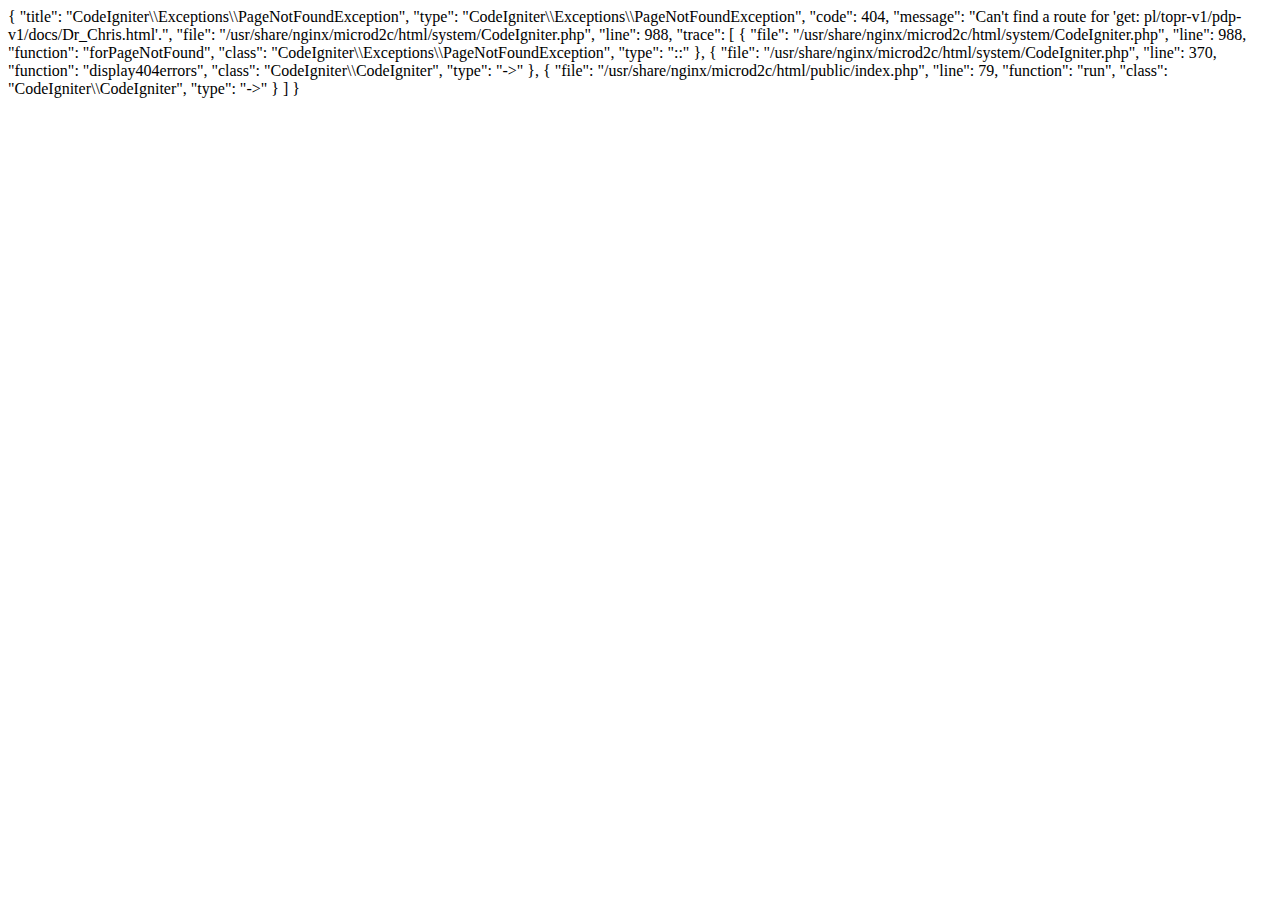
<file: Dr_Chris.html>
<html><head></head><body>{
    "title": "CodeIgniter\\Exceptions\\PageNotFoundException",
    "type": "CodeIgniter\\Exceptions\\PageNotFoundException",
    "code": 404,
    "message": "Can't find a route for 'get: pl/topr-v1/pdp-v1/docs/Dr_Chris.html'.",
    "file": "/usr/share/nginx/microd2c/html/system/CodeIgniter.php",
    "line": 988,
    "trace": [
        {
            "file": "/usr/share/nginx/microd2c/html/system/CodeIgniter.php",
            "line": 988,
            "function": "forPageNotFound",
            "class": "CodeIgniter\\Exceptions\\PageNotFoundException",
            "type": "::"
        },
        {
            "file": "/usr/share/nginx/microd2c/html/system/CodeIgniter.php",
            "line": 370,
            "function": "display404errors",
            "class": "CodeIgniter\\CodeIgniter",
            "type": "-&gt;"
        },
        {
            "file": "/usr/share/nginx/microd2c/html/public/index.php",
            "line": 79,
            "function": "run",
            "class": "CodeIgniter\\CodeIgniter",
            "type": "-&gt;"
        }
    ]
}</body></html>
</file>
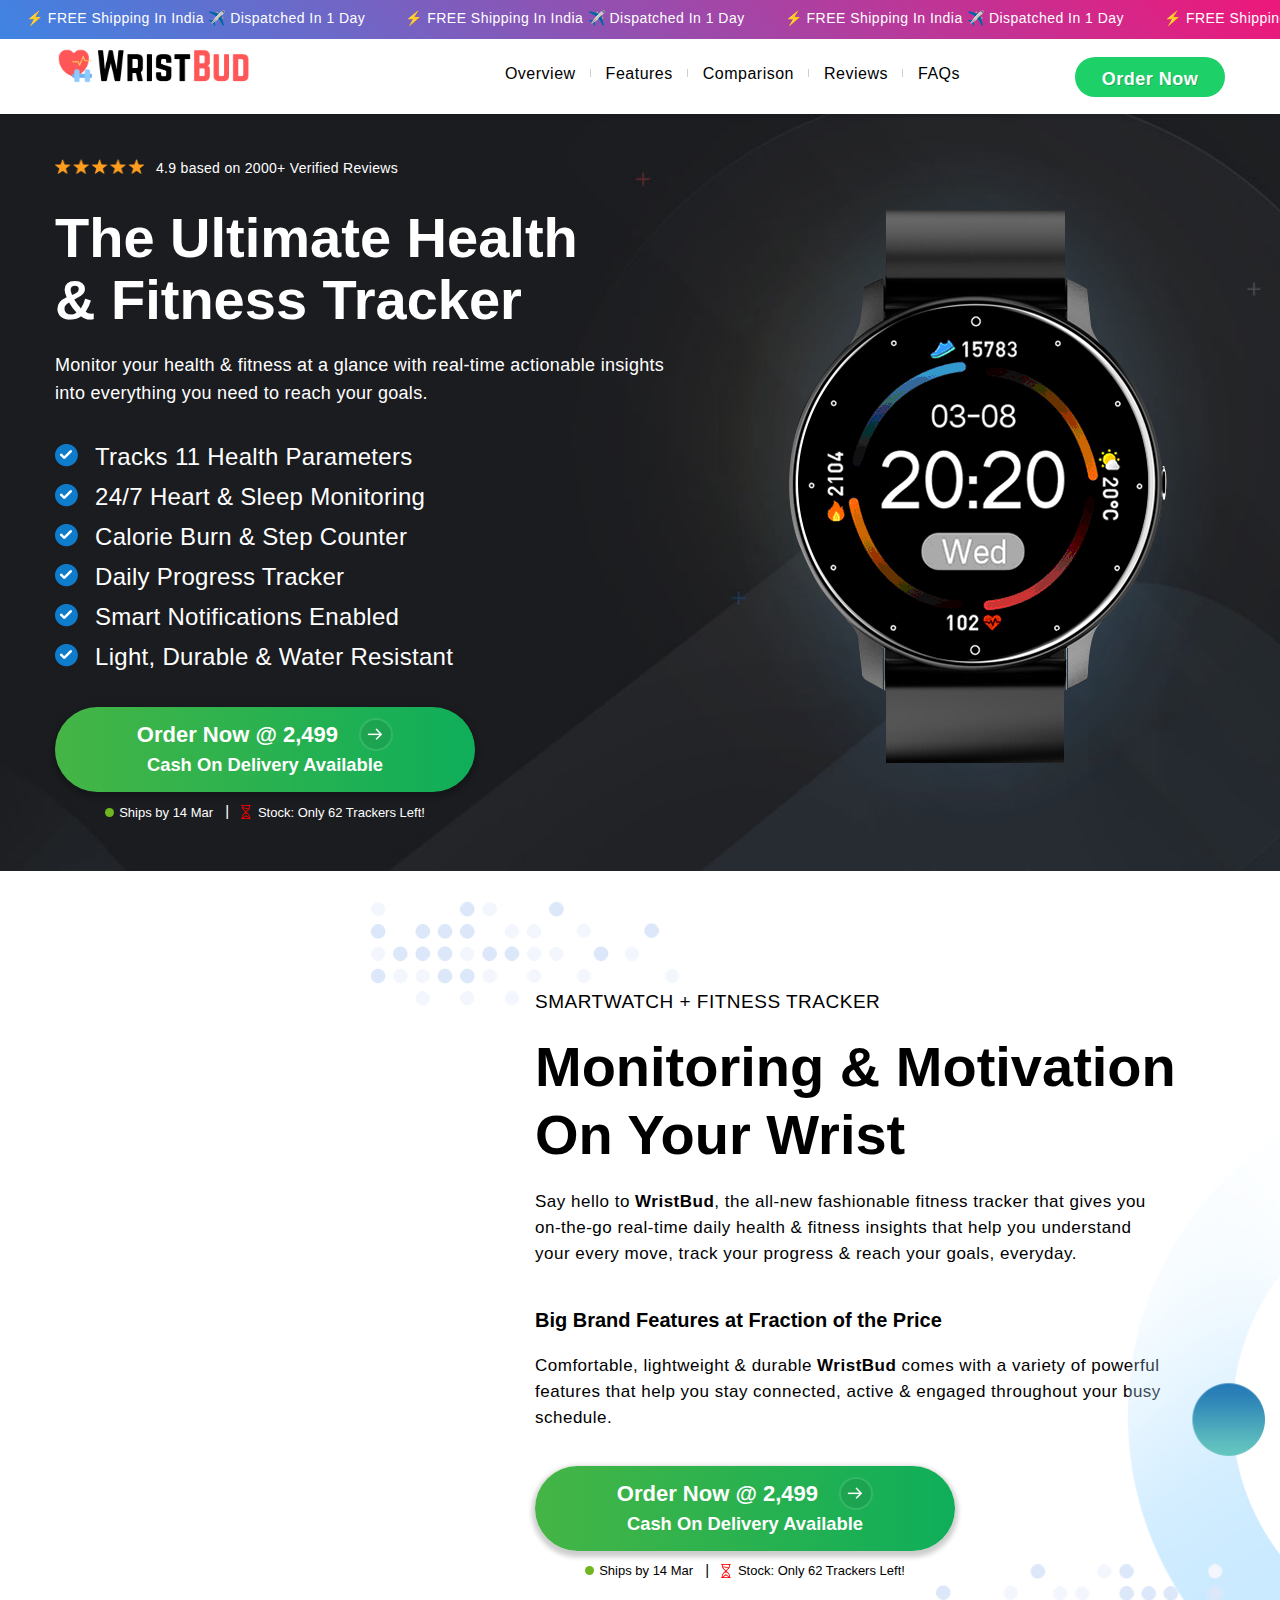
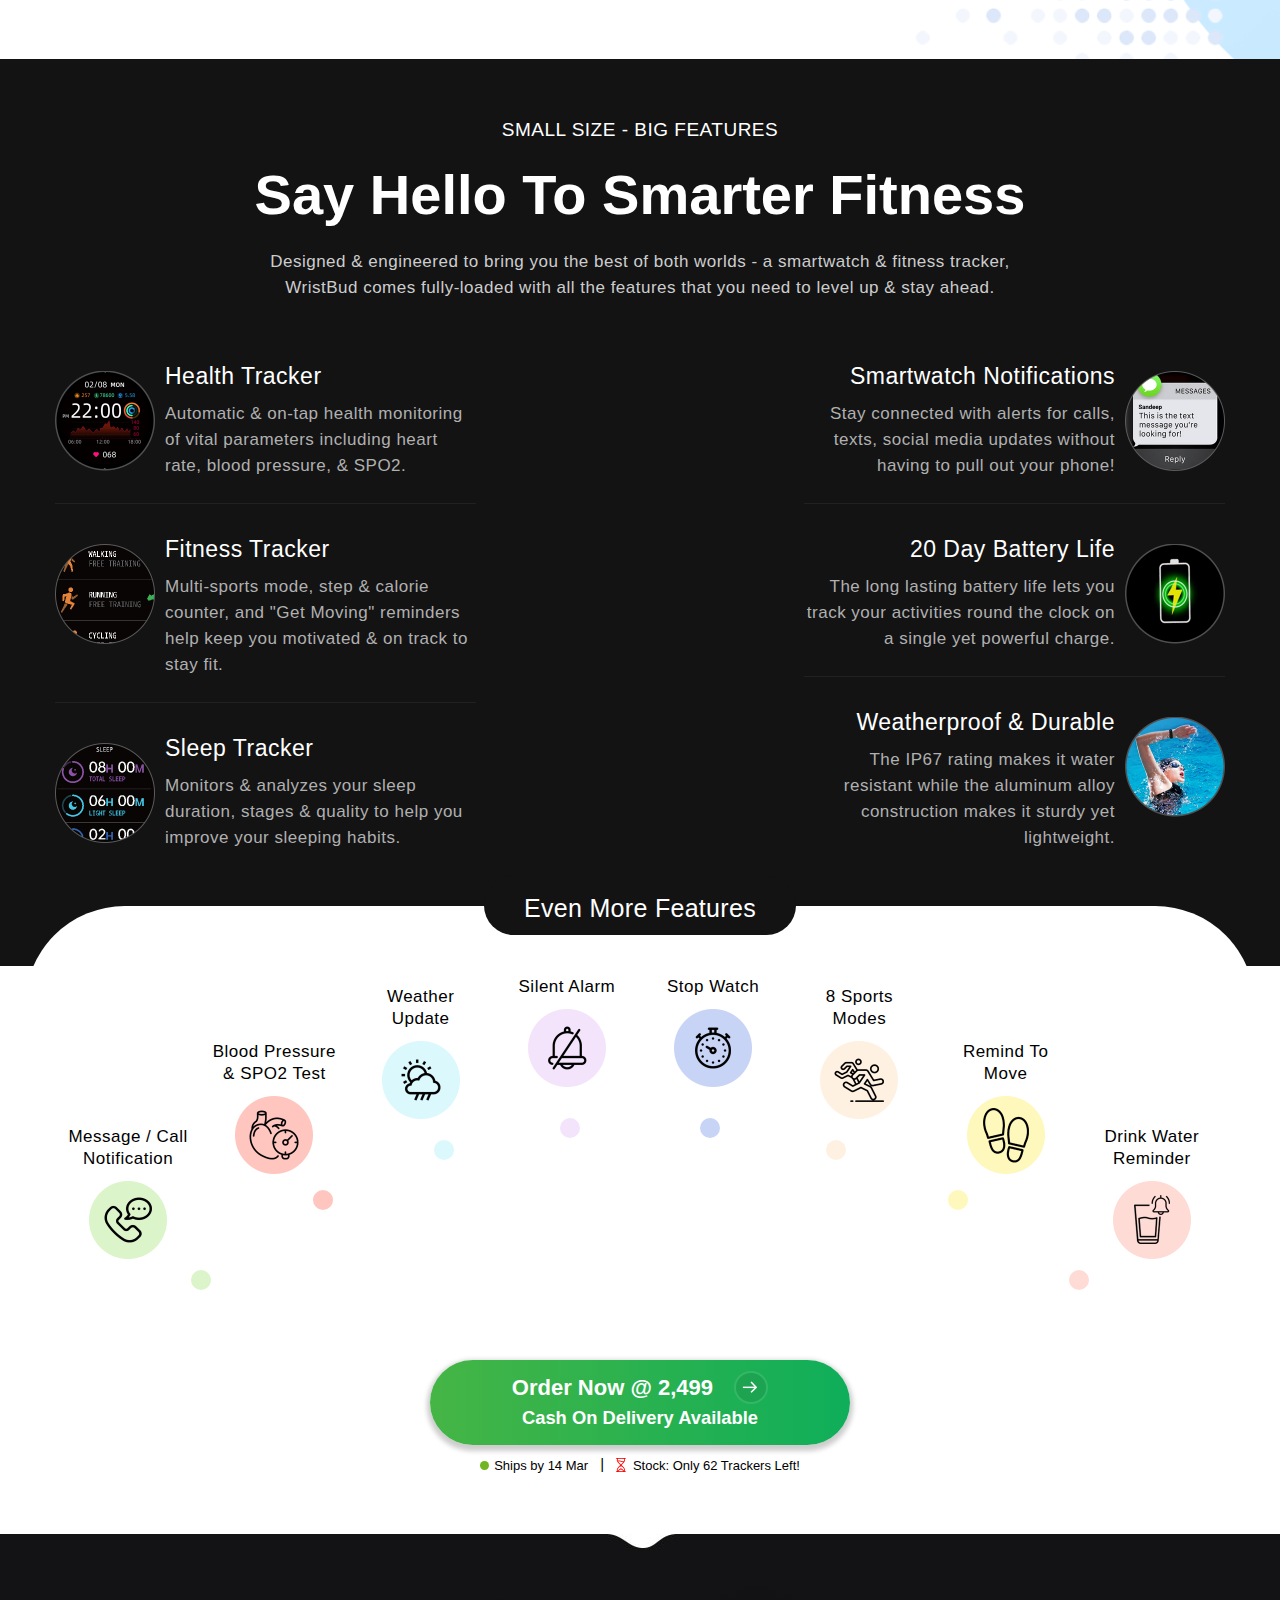
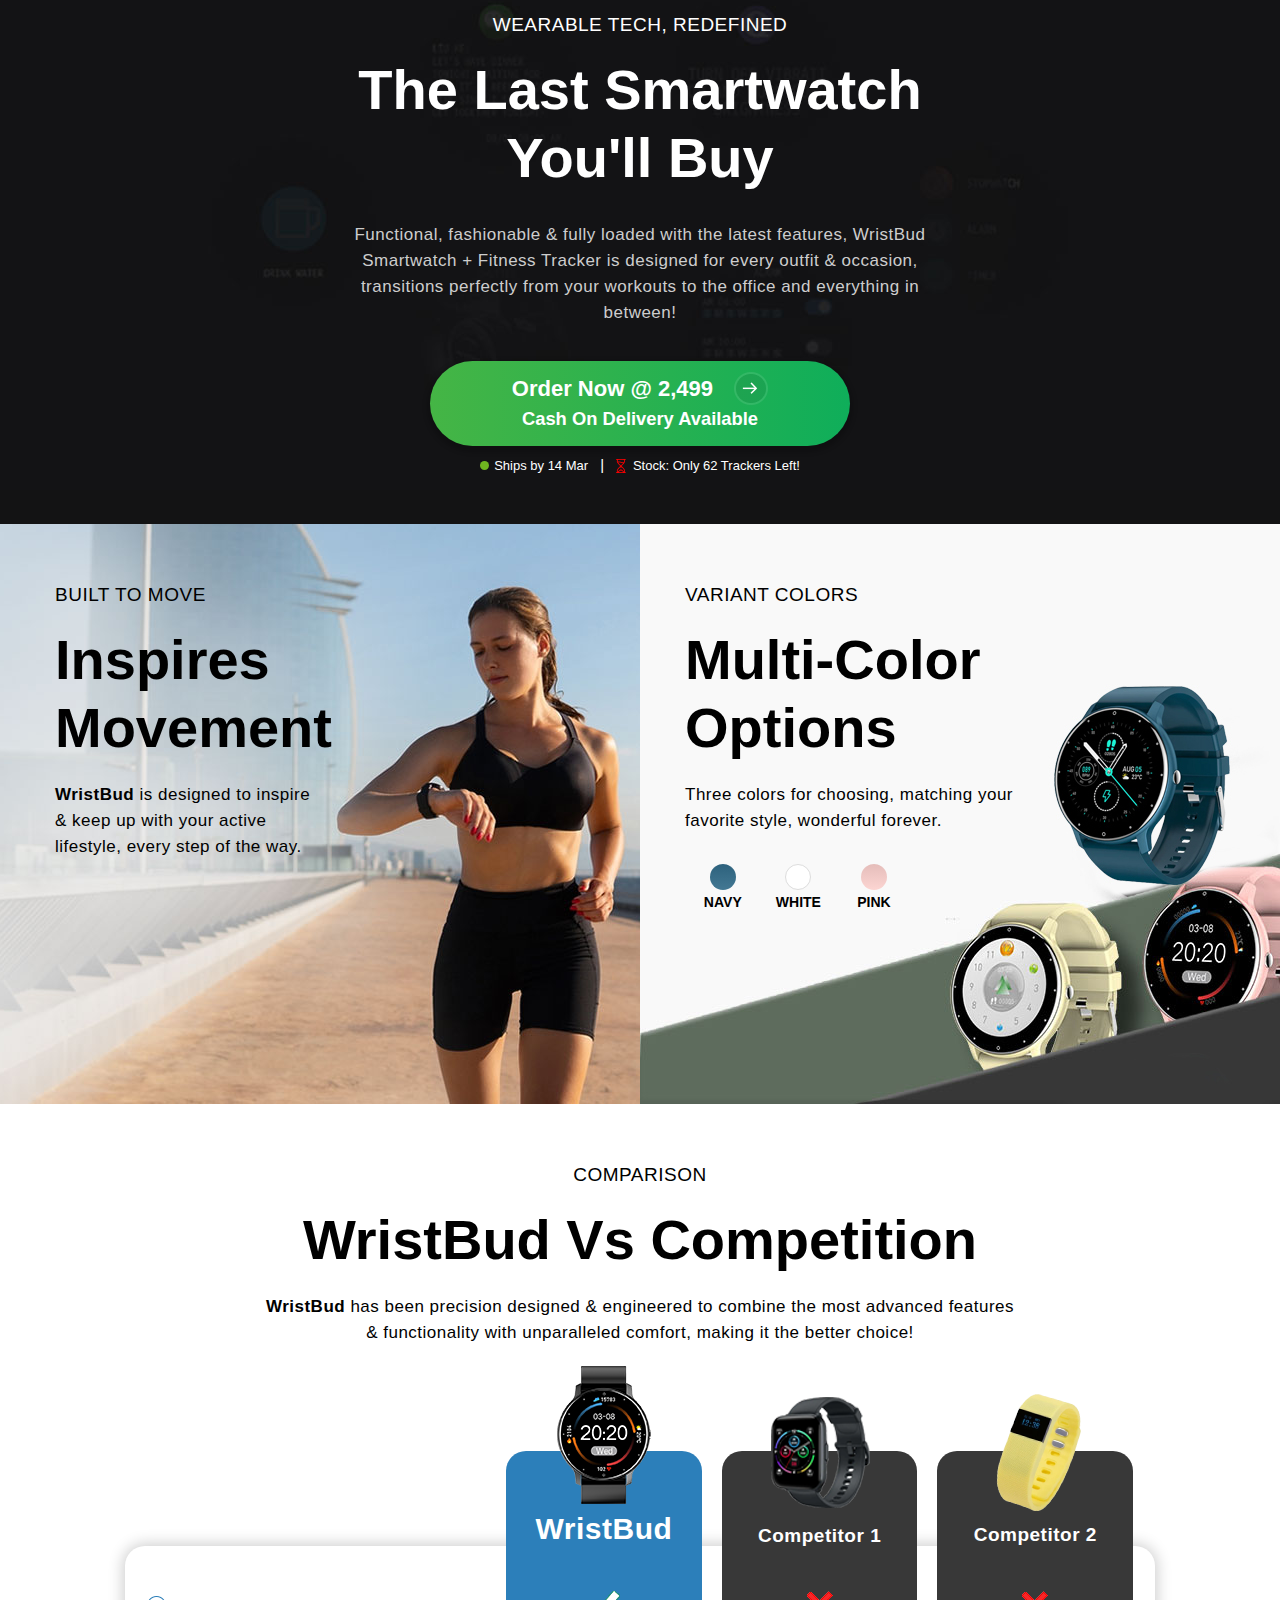
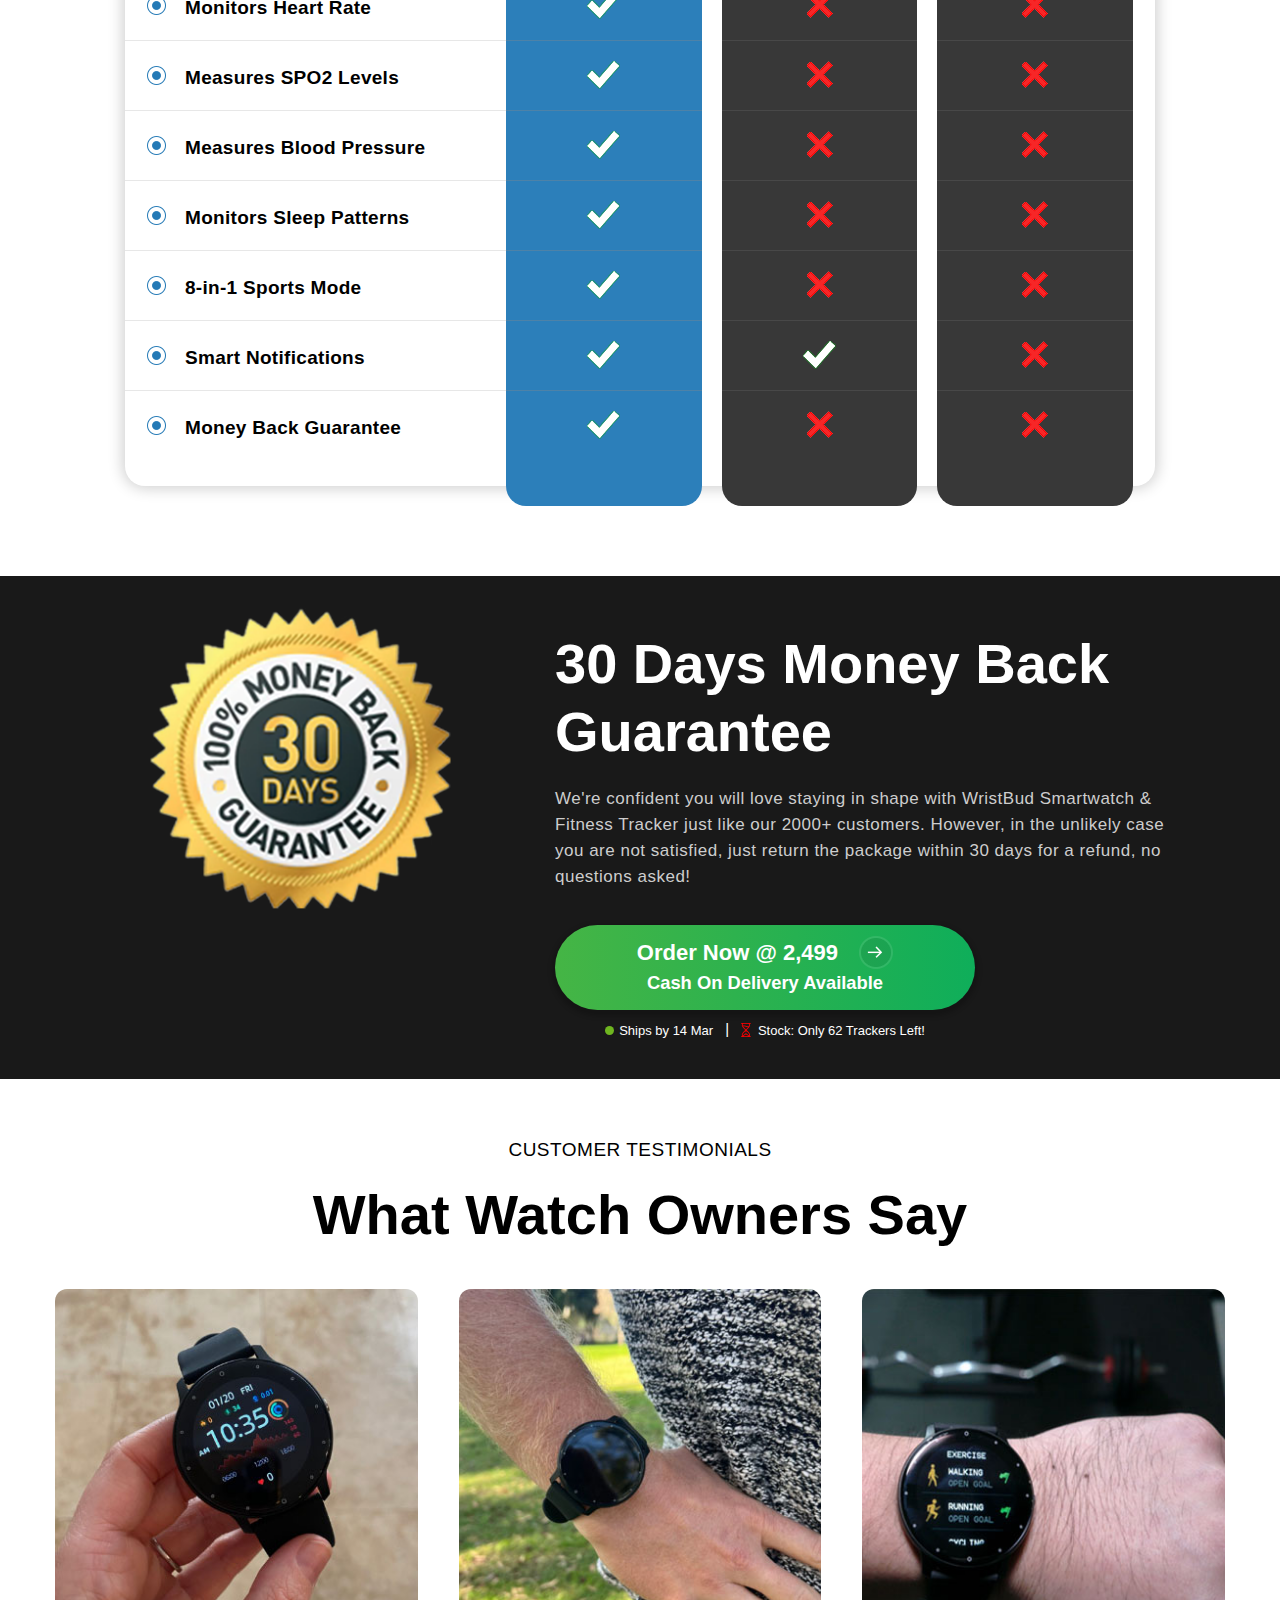
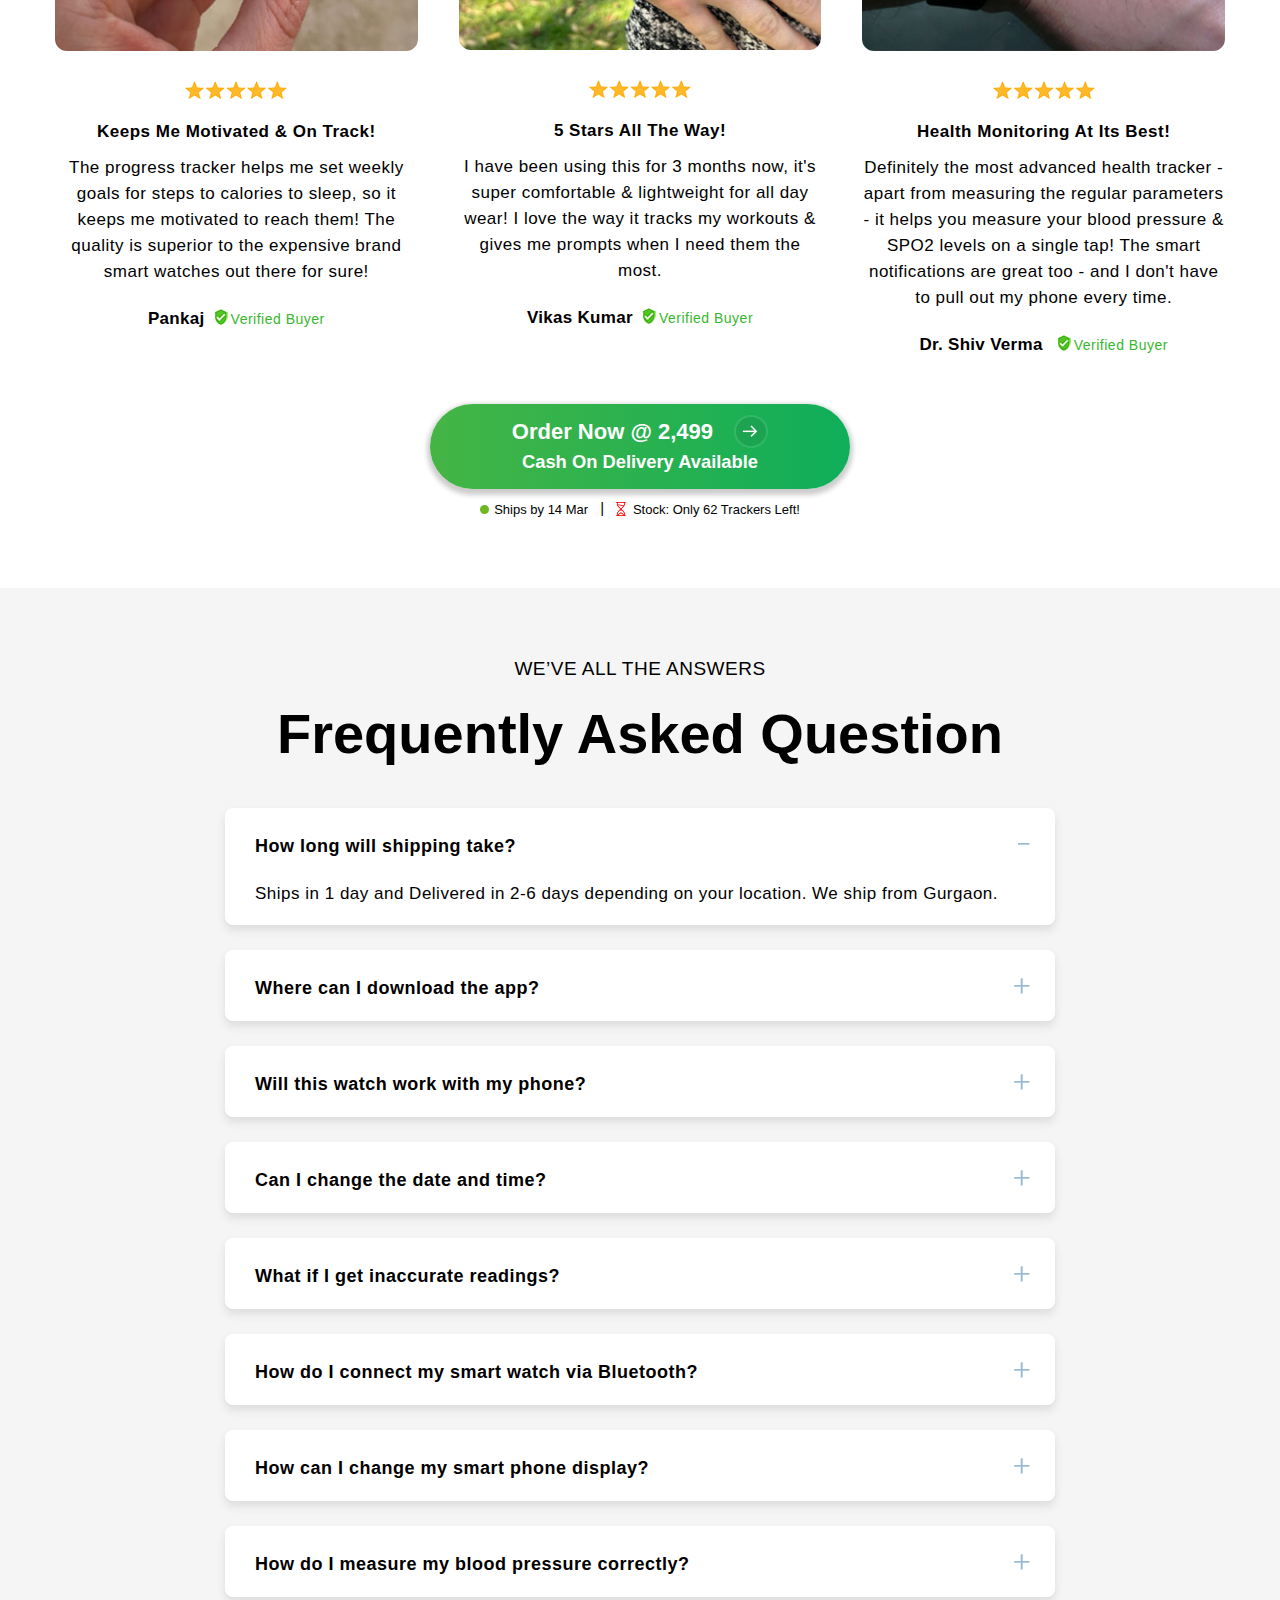
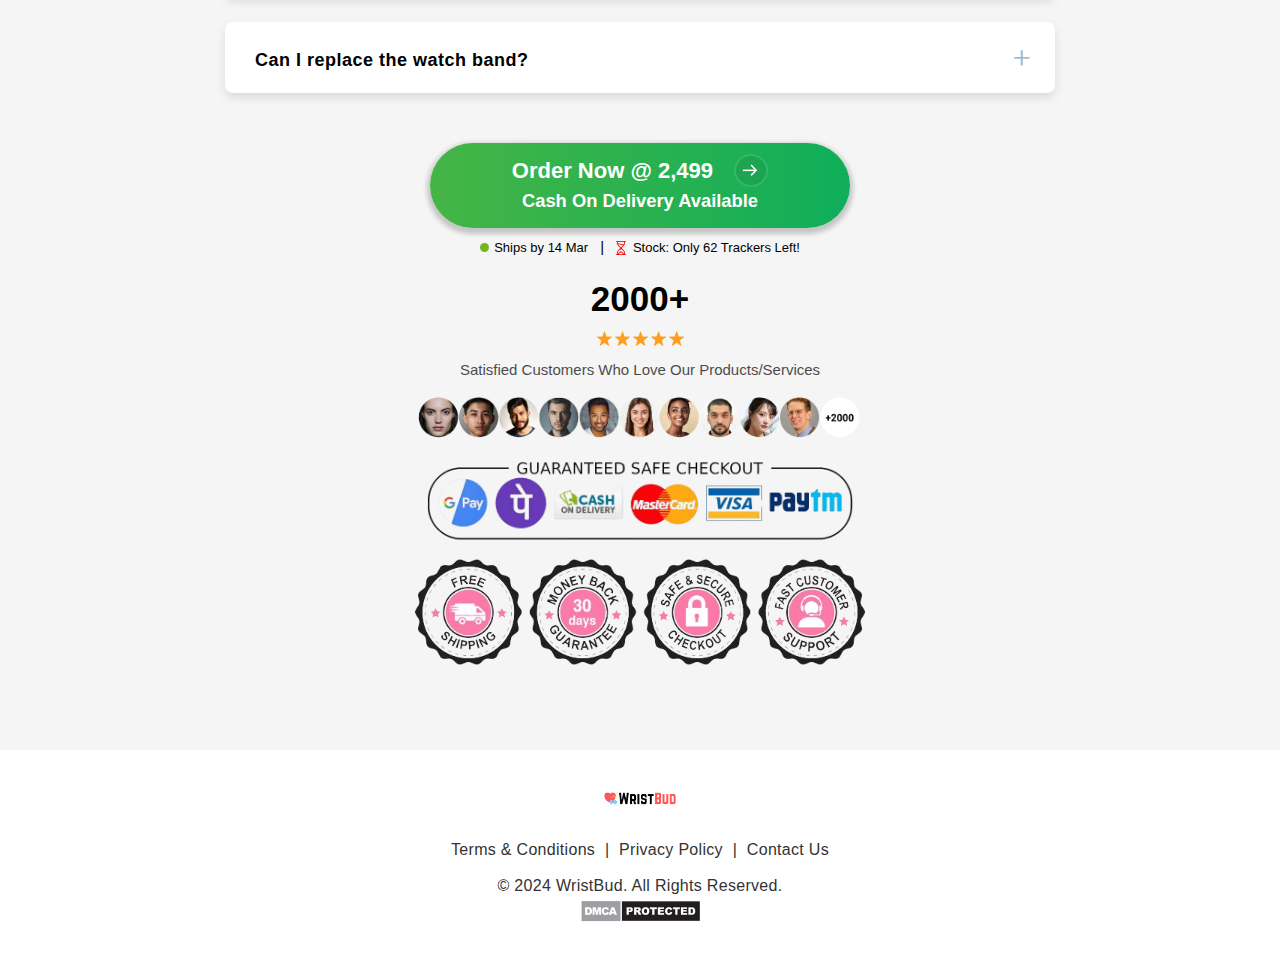
<file: inde.html>
<!-- DEBUG-VIEW START 1 APPPATH/Views/bestsmartwatchinindia.com/lp/intl-v1/index.php --><!DOCTYPE html>
<html lang="en">
  <head>
    <!--     s -->
    <!-- <script async="" src="js/fbevents.js"></script> -->
    <script
      id="debugbar_loader"
      data-time="1713814122.796987"
      src="http://localhost:8080/index.php?debugbar"
    ></script>
    <script id="debugbar_dynamic_script"></script>
    <style id="debugbar_dynamic_style"></style>
    <script class="kint-rich-script">
      void 0 === window.kintShared &&
        (window.kintShared = (function () {
          "use strict";
          var e = {
            dedupe: function (e, n) {
              return (
                [].forEach.call(document.querySelectorAll(e), function (e) {
                  e !== (n = n && n.ownerDocument.contains(n) ? n : e) &&
                    e.parentNode.removeChild(e);
                }),
                n
              );
            },
            runOnce: function (e) {
              "complete" === document.readyState
                ? e()
                : window.addEventListener("load", e);
            },
          };
          return (
            window.addEventListener("click", function (e) {
              var n;
              e.target.classList.contains("kint-ide-link") &&
                ((n = new XMLHttpRequest()).open("GET", e.target.href),
                n.send(null),
                e.preventDefault());
            }),
            e
          );
        })());
      void 0 === window.kintRich &&
        (window.kintRich = (function () {
          "use strict";
          var l = {
            selectText: function (e) {
              var t = window.getSelection(),
                a = document.createRange();
              a.selectNodeContents(e), t.removeAllRanges(), t.addRange(a);
            },
            toggle: function (e, t) {
              var a = l.getChildren(e);
              a &&
                (e.classList.toggle("kint-show", t),
                1 === a.childNodes.length) &&
                (a = a.childNodes[0].childNodes[0]) &&
                a.classList &&
                a.classList.contains("kint-parent") &&
                l.toggle(a, t);
            },
            toggleChildren: function (e, t) {
              var a = l.getChildren(e);
              if (a) {
                var o = a.getElementsByClassName("kint-parent"),
                  s = o.length;
                for (
                  void 0 === t && (t = e.classList.contains("kint-show"));
                  s--;

                )
                  l.toggle(o[s], t);
              }
            },
            switchTab: function (e) {
              var t = e.previousSibling,
                a = 0;
              for (
                e.parentNode
                  .getElementsByClassName("kint-active-tab")[0]
                  .classList.remove("kint-active-tab"),
                  e.classList.add("kint-active-tab");
                t;

              )
                1 === t.nodeType && a++, (t = t.previousSibling);
              for (
                var o = e.parentNode.nextSibling.childNodes, s = 0;
                s < o.length;
                s++
              )
                s === a
                  ? (o[s].classList.add("kint-show"),
                    1 === o[s].childNodes.length &&
                      (t = o[s].childNodes[0].childNodes[0]) &&
                      t.classList &&
                      t.classList.contains("kint-parent") &&
                      l.toggle(t, !0))
                  : o[s].classList.remove("kint-show");
            },
            mktag: function (e) {
              return "<" + e + ">";
            },
            openInNewWindow: function (e) {
              var t = window.open();
              t &&
                (t.document.open(),
                t.document.write(
                  l.mktag("html") +
                    l.mktag("head") +
                    l.mktag("title") +
                    "Kint (" +
                    new Date().toISOString() +
                    ")" +
                    l.mktag("/title") +
                    l.mktag('meta charset="utf-8"') +
                    l.mktag(
                      'script class="kint-rich-script" nonce="' +
                        l.script.nonce +
                        '"'
                    ) +
                    l.script.innerHTML +
                    l.mktag("/script") +
                    l.mktag(
                      'style class="kint-rich-style" nonce="' +
                        l.style.nonce +
                        '"'
                    ) +
                    l.style.innerHTML +
                    l.mktag("/style") +
                    l.mktag("/head") +
                    l.mktag("body") +
                    '<input class="kint-note-input" placeholder="Take some notes!"><div class="kint-rich">' +
                    e.parentNode.outerHTML +
                    "</div>" +
                    l.mktag("/body")
                ),
                t.document.close());
            },
            sortTable: function (e, a) {
              var t = e.tBodies[0];
              [].slice
                .call(e.tBodies[0].rows)
                .sort(function (e, t) {
                  if (
                    ((e = e.cells[a].textContent.trim().toLocaleLowerCase()),
                    (t = t.cells[a].textContent.trim().toLocaleLowerCase()),
                    isNaN(e) || isNaN(t))
                  ) {
                    if (isNaN(e) && !isNaN(t)) return 1;
                    if (isNaN(t) && !isNaN(e)) return -1;
                  } else (e = parseFloat(e)), (t = parseFloat(t));
                  return e < t ? -1 : t < e ? 1 : 0;
                })
                .forEach(function (e) {
                  t.appendChild(e);
                });
            },
            showAccessPath: function (e) {
              for (var t = e.childNodes, a = 0; a < t.length; a++)
                if (t[a].classList && t[a].classList.contains("access-path"))
                  return (
                    t[a].classList.toggle("kint-show"),
                    void (
                      t[a].classList.contains("kint-show") && l.selectText(t[a])
                    )
                  );
            },
            showSearchBox: function (e) {
              var t = e.querySelector(".kint-search");
              t &&
                (t.classList.toggle("kint-show"),
                t.classList.contains("kint-show")
                  ? (e.classList.add("kint-show"),
                    t.focus(),
                    t.select(),
                    l.search(e.parentNode, t.value))
                  : e.parentNode.classList.remove("kint-search-root"));
            },
            search: function (e, t) {
              e.querySelectorAll(".kint-search-match").forEach(function (e) {
                e.classList.remove("kint-search-match");
              }),
                e.classList.remove("kint-search-match"),
                e.classList.toggle("kint-search-root", t.length),
                t.length && l.findMatches(e, t);
            },
            findMatches: function (e, t) {
              var a,
                o,
                s,
                n = e.cloneNode(!0);
              if (
                (n.querySelectorAll(".access-path").forEach(function (e) {
                  e.remove();
                }),
                -1 != n.textContent.toUpperCase().indexOf(t.toUpperCase()))
              ) {
                for (r in (e.classList.add("kint-search-match"), e.childNodes))
                  if ("DD" == e.childNodes[r].tagName) {
                    a = e.childNodes[r];
                    break;
                  }
                if (a)
                  if (
                    ([].forEach.call(a.childNodes, function (e) {
                      "DL" == e.tagName
                        ? l.findMatches(e, t)
                        : "UL" == e.tagName &&
                          (e.classList.contains("kint-tabs")
                            ? (o = e.childNodes)
                            : e.classList.contains("kint-tab-contents") &&
                              (s = e.childNodes));
                    }),
                    o && s && o.length == s.length)
                  )
                    for (var r = 0; r < o.length; r++) {
                      var i = !1;
                      (i =
                        -1 !=
                          o[r].textContent
                            .toUpperCase()
                            .indexOf(t.toUpperCase()) ||
                        ((n = s[r].cloneNode(!0))
                          .querySelectorAll(".access-path")
                          .forEach(function (e) {
                            e.remove();
                          }),
                        -1 !=
                          n.textContent.toUpperCase().indexOf(t.toUpperCase()))
                          ? !0
                          : i) &&
                        (o[r].classList.add("kint-search-match"),
                        [].forEach.call(s[r].childNodes, function (e) {
                          "DL" == e.tagName && l.findMatches(e, t);
                        }));
                    }
              }
            },
            getParentByClass: function (e, t) {
              for (;;) {
                if (!(e = e.parentNode) || !e.classList || e === document)
                  return null;
                if (e.classList.contains(t)) return e;
              }
              return null;
            },
            getParentHeader: function (e, t) {
              for (
                var a = e.nodeName.toLowerCase();
                "dd" !== a && "dt" !== a && l.getParentByClass(e, "kint-rich");

              )
                a = (e = e.parentNode).nodeName.toLowerCase();
              return l.getParentByClass(e, "kint-rich")
                ? (e = "dd" === a && t ? e.previousElementSibling : e) &&
                  "dt" === e.nodeName.toLowerCase() &&
                  e.classList.contains("kint-parent")
                  ? e
                  : void 0
                : null;
            },
            getChildren: function (e) {
              for (
                ;
                (e = e.nextElementSibling) && "dd" !== e.nodeName.toLowerCase();

              );
              return e;
            },
            isFolderOpen: function () {
              if (l.folder && l.folder.querySelector("dd.kint-foldout"))
                return l.folder
                  .querySelector("dd.kint-foldout")
                  .previousSibling.classList.contains("kint-show");
            },
            initLoad: function () {
              (l.style = window.kintShared.dedupe(
                "style.kint-rich-style",
                l.style
              )),
                (l.script = window.kintShared.dedupe(
                  "script.kint-rich-script",
                  l.script
                )),
                (l.folder = window.kintShared.dedupe(
                  ".kint-rich.kint-folder",
                  l.folder
                ));
              var t,
                e = document.querySelectorAll("input.kint-search");
              [].forEach.call(e, function (t) {
                function e(e) {
                  window.clearTimeout(a),
                    t.value !== o &&
                      (a = window.setTimeout(function () {
                        (o = t.value), l.search(t.parentNode.parentNode, o);
                      }, 500));
                }
                var a = null,
                  o = null;
                t.removeEventListener("keyup", e),
                  t.addEventListener("keyup", e);
              }),
                l.folder &&
                  ((t = l.folder.querySelector("dd")),
                  [].forEach.call(
                    document.querySelectorAll(".kint-rich.kint-file"),
                    function (e) {
                      e.parentNode !== l.folder && t.appendChild(e);
                    }
                  ),
                  document.body.appendChild(l.folder),
                  l.folder.classList.add("kint-show"));
            },
            keyboardNav: {
              targets: [],
              target: 0,
              active: !1,
              fetchTargets: function () {
                var e = l.keyboardNav.targets[l.keyboardNav.target];
                (l.keyboardNav.targets = []),
                  document
                    .querySelectorAll(
                      ".kint-rich nav, .kint-tabs>li:not(.kint-active-tab)"
                    )
                    .forEach(function (e) {
                      (l.isFolderOpen() && !l.folder.contains(e)) ||
                        (0 === e.offsetWidth && 0 === e.offsetHeight) ||
                        l.keyboardNav.targets.push(e);
                    }),
                  e &&
                    -1 !== l.keyboardNav.targets.indexOf(e) &&
                    (l.keyboardNav.target = l.keyboardNav.targets.indexOf(e));
              },
              sync: function (e) {
                var t = document.querySelector(".kint-focused");
                t && t.classList.remove("kint-focused"),
                  l.keyboardNav.active &&
                    ((t =
                      l.keyboardNav.targets[
                        l.keyboardNav.target
                      ]).classList.add("kint-focused"),
                    e || l.keyboardNav.scroll(t));
              },
              scroll: function (e) {
                var t, a;
                (l.folder && e === l.folder.querySelector("dt > nav")) ||
                  ((e = (t = function (e) {
                    return (
                      e.offsetTop + (e.offsetParent ? t(e.offsetParent) : 0)
                    );
                  })(e)),
                  l.isFolderOpen()
                    ? (a = l.folder.querySelector("dd.kint-foldout")).scrollTo(
                        0,
                        e - a.clientHeight / 2
                      )
                    : window.scrollTo(0, e - window.innerHeight / 2));
              },
              moveCursor: function (e) {
                for (l.keyboardNav.target += e; l.keyboardNav.target < 0; )
                  l.keyboardNav.target += l.keyboardNav.targets.length;
                for (; l.keyboardNav.target >= l.keyboardNav.targets.length; )
                  l.keyboardNav.target -= l.keyboardNav.targets.length;
                l.keyboardNav.sync();
              },
              setCursor: function (e) {
                if (!l.isFolderOpen() || l.folder.contains(e)) {
                  l.keyboardNav.fetchTargets();
                  for (var t = 0; t < l.keyboardNav.targets.length; t++)
                    if (e === l.keyboardNav.targets[t])
                      return (l.keyboardNav.target = t), !0;
                }
                return !1;
              },
            },
            mouseNav: {
              lastClickTarget: null,
              lastClickTimer: null,
              lastClickCount: 0,
              renewLastClick: function () {
                window.clearTimeout(l.mouseNav.lastClickTimer),
                  (l.mouseNav.lastClickTimer = window.setTimeout(function () {
                    (l.mouseNav.lastClickTarget = null),
                      (l.mouseNav.lastClickTimer = null),
                      (l.mouseNav.lastClickCount = 0);
                  }, 250));
              },
            },
            style: null,
            script: null,
            folder: null,
          };
          return (
            window.addEventListener(
              "click",
              function (e) {
                var t = e.target;
                if (
                  l.mouseNav.lastClickTarget &&
                  l.mouseNav.lastClickTimer &&
                  l.mouseNav.lastClickCount
                )
                  if (
                    ((t = l.mouseNav.lastClickTarget),
                    1 === l.mouseNav.lastClickCount)
                  )
                    l.toggleChildren(t.parentNode),
                      l.keyboardNav.setCursor(t),
                      l.keyboardNav.sync(!0),
                      l.mouseNav.lastClickCount++,
                      l.mouseNav.renewLastClick();
                  else {
                    for (
                      var a = t.parentNode.classList.contains("kint-show"),
                        o = document.getElementsByClassName("kint-parent"),
                        s = o.length;
                      s--;

                    )
                      l.toggle(o[s], a);
                    l.keyboardNav.setCursor(t),
                      l.keyboardNav.sync(!0),
                      l.keyboardNav.scroll(t),
                      window.clearTimeout(l.mouseNav.lastClickTimer),
                      (l.mouseNav.lastClickTarget = null),
                      (l.mouseNav.lastClickTarget = null),
                      (l.mouseNav.lastClickCount = 0);
                  }
                else if (l.getParentByClass(t, "kint-rich")) {
                  var n = t.nodeName.toLowerCase();
                  if (("dfn" === n && l.selectText(t), "th" === n))
                    e.ctrlKey ||
                      l.sortTable(
                        t.parentNode.parentNode.parentNode,
                        t.cellIndex
                      );
                  else if (
                    ((t = l.getParentHeader(t)) &&
                      (l.keyboardNav.setCursor(t.querySelector("nav")),
                      l.keyboardNav.sync(!0)),
                    (t = e.target),
                    "li" === n && "kint-tabs" === t.parentNode.className)
                  )
                    "kint-active-tab" !== t.className && l.switchTab(t),
                      (t = l.getParentHeader(t, !0)) &&
                        (l.keyboardNav.setCursor(t.querySelector("nav")),
                        l.keyboardNav.sync(!0));
                  else if ("nav" === n)
                    "footer" === t.parentNode.nodeName.toLowerCase()
                      ? (l.keyboardNav.setCursor(t),
                        l.keyboardNav.sync(!0),
                        (t = t.parentNode).classList.toggle("kint-show"))
                      : (l.toggle(t.parentNode),
                        l.keyboardNav.fetchTargets(),
                        (l.mouseNav.lastClickCount = 1),
                        (l.mouseNav.lastClickTarget = t),
                        l.mouseNav.renewLastClick());
                  else if (t.classList.contains("kint-popup-trigger")) {
                    var r = t.parentNode;
                    if ("footer" === r.nodeName.toLowerCase())
                      r = r.previousSibling;
                    else
                      for (; r && !r.classList.contains("kint-parent"); )
                        r = r.parentNode;
                    l.openInNewWindow(r);
                  } else
                    t.classList.contains("kint-access-path-trigger")
                      ? l.showAccessPath(t.parentNode)
                      : t.classList.contains("kint-search-trigger")
                      ? l.showSearchBox(t.parentNode)
                      : t.classList.contains("kint-search") ||
                        ("pre" === n && 3 === e.detail
                          ? l.selectText(t)
                          : l.getParentByClass(t, "kint-source") &&
                            3 === e.detail
                          ? l.selectText(l.getParentByClass(t, "kint-source"))
                          : t.classList.contains("access-path")
                          ? l.selectText(t)
                          : "a" !== n &&
                            (t = l.getParentHeader(t)) &&
                            (l.toggle(t), l.keyboardNav.fetchTargets()));
                }
              },
              !0
            ),
            window.addEventListener(
              "keydown",
              function (e) {
                if (e.target === document.body && !e.altKey && !e.ctrlKey)
                  if (68 === e.keyCode) {
                    if (l.keyboardNav.active) l.keyboardNav.active = !1;
                    else if (
                      ((l.keyboardNav.active = !0),
                      l.keyboardNav.fetchTargets(),
                      0 === l.keyboardNav.targets.length)
                    )
                      return void (l.keyboardNav.active = !1);
                    l.keyboardNav.sync(), e.preventDefault();
                  } else if (l.keyboardNav.active)
                    if (9 === e.keyCode)
                      l.keyboardNav.moveCursor(e.shiftKey ? -1 : 1),
                        e.preventDefault();
                    else if (38 === e.keyCode || 75 === e.keyCode)
                      l.keyboardNav.moveCursor(-1), e.preventDefault();
                    else if (40 === e.keyCode || 74 === e.keyCode)
                      l.keyboardNav.moveCursor(1), e.preventDefault();
                    else {
                      var t,
                        a,
                        o = l.keyboardNav.targets[l.keyboardNav.target];
                      if ("li" === o.nodeName.toLowerCase()) {
                        if (32 === e.keyCode || 13 === e.keyCode)
                          return (
                            l.switchTab(o),
                            l.keyboardNav.fetchTargets(),
                            l.keyboardNav.sync(),
                            void e.preventDefault()
                          );
                        if (39 === e.keyCode || 76 === e.keyCode)
                          return (
                            l.keyboardNav.moveCursor(1), void e.preventDefault()
                          );
                        if (37 === e.keyCode || 72 === e.keyCode)
                          return (
                            l.keyboardNav.moveCursor(-1),
                            void e.preventDefault()
                          );
                      }
                      (o = o.parentNode),
                        65 === e.keyCode
                          ? (l.showAccessPath(o), e.preventDefault())
                          : "footer" === o.nodeName.toLowerCase() &&
                            o.parentNode.classList.contains("kint-rich")
                          ? 32 === e.keyCode || 13 === e.keyCode
                            ? (o.classList.toggle("kint-show"),
                              e.preventDefault())
                            : 37 === e.keyCode || 72 === e.keyCode
                            ? (o.classList.remove("kint-show"),
                              e.preventDefault())
                            : (39 !== e.keyCode && 76 !== e.keyCode) ||
                              (o.classList.add("kint-show"), e.preventDefault())
                          : 32 === e.keyCode || 13 === e.keyCode
                          ? (l.toggle(o),
                            l.keyboardNav.fetchTargets(),
                            e.preventDefault())
                          : (39 !== e.keyCode &&
                              76 !== e.keyCode &&
                              37 !== e.keyCode &&
                              72 !== e.keyCode) ||
                            ((t = 39 === e.keyCode || 76 === e.keyCode),
                            o.classList.contains("kint-show")
                              ? l.toggleChildren(o, t)
                              : t ||
                                ((a = l.getParentHeader(
                                  o.parentNode.parentNode,
                                  !0
                                )) &&
                                  (l.keyboardNav.setCursor(
                                    (o = a).querySelector("nav")
                                  ),
                                  l.keyboardNav.sync())),
                            l.toggle(o, t),
                            l.keyboardNav.fetchTargets(),
                            e.preventDefault());
                    }
              },
              !0
            ),
            l
          );
        })()),
        window.kintShared.runOnce(window.kintRich.initLoad);
      void 0 === window.kintMicrotimeInitialized &&
        ((window.kintMicrotimeInitialized = 1),
        window.addEventListener("load", function () {
          "use strict";
          var a = {},
            t = Array.prototype.slice.call(
              document.querySelectorAll("[data-kint-microtime-group]"),
              0
            );
          t.forEach(function (t) {
            var i, e;
            t.querySelector(".kint-microtime-lap") &&
              ((i = t.getAttribute("data-kint-microtime-group")),
              (e = parseFloat(
                t.querySelector(".kint-microtime-lap").innerHTML
              )),
              (t = parseFloat(
                t.querySelector(".kint-microtime-avg").innerHTML
              )),
              void 0 === a[i] && (a[i] = {}),
              (void 0 === a[i].min || a[i].min > e) && (a[i].min = e),
              (void 0 === a[i].max || a[i].max < e) && (a[i].max = e),
              (a[i].avg = t));
          }),
            t.forEach(function (t) {
              var i,
                e,
                r,
                o,
                n = t.querySelector(".kint-microtime-lap");
              null !== n &&
                ((i = parseFloat(n.textContent)),
                (o = t.dataset.kintMicrotimeGroup),
                (e = a[o].avg),
                (r = a[o].max),
                (o = a[o].min),
                i !==
                  (t.querySelector(".kint-microtime-avg").textContent = e) ||
                  i !== o ||
                  i !== r) &&
                (n.style.background =
                  e < i
                    ? "hsl(" + (40 - 40 * ((i - e) / (r - e))) + ", 100%, 65%)"
                    : "hsl(" +
                      (40 + 80 * (e === o ? 0 : (e - i) / (e - o))) +
                      ", 100%, 65%)");
            });
        }));
    </script>
    <style class="kint-rich-style">
      @keyframes marquee {
        0% {
          transform: translateX(100%);
        }
        100% {
          transform: translateX(-100%);
        }
      }

      .kint-rich {
        font-size: 13px;
        overflow-x: auto;
        white-space: nowrap;
        background: rgba(255, 255, 255, 0.9);
      }
      .kint-rich.kint-folder {
        position: fixed;
        bottom: 0;
        left: 0;
        right: 0;
        z-index: 999999;
        width: 100%;
        margin: 0;
        display: block;
      }
      .kint-rich.kint-folder dd.kint-foldout {
        max-height: calc(100vh - 100px);
        padding-right: 8px;
        overflow-y: scroll;
        display: none;
      }
      .kint-rich.kint-folder dd.kint-foldout.kint-show {
        display: block;
      }
      .kint-rich::selection,
      .kint-rich::-moz-selection,
      .kint-rich::-webkit-selection {
        background: #aaa;
        color: #1d1e1e;
      }
      .kint-rich .kint-focused {
        box-shadow: 0 0 3px 2px red;
      }
      .kint-rich,
      .kint-rich::before,
      .kint-rich::after,
      .kint-rich *,
      .kint-rich *::before,
      .kint-rich *::after {
        box-sizing: border-box;
        border-radius: 0;
        color: #1d1e1e;
        float: none !important;
        font-family: Consolas, Menlo, Monaco, Lucida Console, Liberation Mono,
          DejaVu Sans Mono, Bitstream Vera Sans Mono, Courier New, monospace,
          serif;
        line-height: 15px;
        margin: 0;
        padding: 0;
        text-align: left;
      }
      .kint-rich {
        margin: 8px 0;
      }
      .kint-rich dt,
      .kint-rich dl {
        width: auto;
      }
      .kint-rich dt,
      .kint-rich div.access-path {
        background: #f8f8f8;
        border: 1px solid #d7d7d7;
        color: #1d1e1e;
        display: block;
        font-weight: bold;
        list-style: none outside none;
        overflow: auto;
        padding: 4px;
      }
      .kint-rich dt:hover,
      .kint-rich div.access-path:hover {
        border-color: #aaa;
      }
      .kint-rich > dl dl {
        padding: 0 0 0 12px;
      }
      .kint-rich dt.kint-parent > nav,
      .kint-rich > footer > nav {
        background: url("[data-uri]")
          no-repeat scroll 0 0/15px 75px rgba(0, 0, 0, 0);
        cursor: pointer;
        display: inline-block;
        height: 15px;
        width: 15px;
        margin-right: 3px;
        vertical-align: middle;
      }
      .kint-rich dt.kint-parent:hover > nav,
      .kint-rich > footer > nav:hover {
        background-position: 0 25%;
      }
      .kint-rich dt.kint-parent.kint-show > nav,
      .kint-rich > footer.kint-show > nav {
        background-position: 0 50%;
      }
      .kint-rich dt.kint-parent.kint-show:hover > nav,
      .kint-rich > footer.kint-show > nav:hover {
        background-position: 0 75%;
      }
      .kint-rich dt.kint-parent.kint-locked > nav {
        background-position: 0 100%;
      }
      .kint-rich dt.kint-parent + dd {
        display: none;
        border-left: 1px dashed #d7d7d7;
      }
      .kint-rich dt.kint-parent.kint-show + dd {
        display: block;
      }
      .kint-rich var,
      .kint-rich var a {
        color: #06f;
        font-style: normal;
      }
      .kint-rich dt:hover var,
      .kint-rich dt:hover var a {
        color: red;
      }
      .kint-rich dfn {
        font-style: normal;
        font-family: monospace;
        color: #1d1e1e;
      }
      .kint-rich pre {
        color: #1d1e1e;
        margin: 0 0 0 12px;
        padding: 5px;
        overflow-y: hidden;
        border-top: 0;
        border: 1px solid #d7d7d7;
        background: #f8f8f8;
        display: block;
        word-break: normal;
      }
      .kint-rich .kint-popup-trigger,
      .kint-rich .kint-access-path-trigger,
      .kint-rich .kint-search-trigger {
        background: rgba(29, 30, 30, 0.8);
        border-radius: 3px;
        height: 16px;
        font-size: 16px;
        margin-left: 5px;
        font-weight: bold;
        width: 16px;
        text-align: center;
        float: right !important;
        cursor: pointer;
        color: #f8f8f8;
        position: relative;
        overflow: hidden;
        line-height: 17.6px;
      }
      .kint-rich .kint-popup-trigger:hover,
      .kint-rich .kint-access-path-trigger:hover,
      .kint-rich .kint-search-trigger:hover {
        color: #1d1e1e;
        background: #f8f8f8;
      }
      .kint-rich dt.kint-parent > .kint-popup-trigger {
        line-height: 19.2px;
      }
      .kint-rich .kint-search-trigger {
        font-size: 20px;
      }
      .kint-rich input.kint-search {
        display: none;
        border: 1px solid #d7d7d7;
        border-top-width: 0;
        border-bottom-width: 0;
        padding: 4px;
        float: right !important;
        margin: -4px 0;
        color: #1d1e1e;
        background: #f8f8f8;
        height: 24px;
        width: 160px;
        position: relative;
        z-index: 100;
      }
      .kint-rich input.kint-search.kint-show {
        display: block;
      }
      .kint-rich .kint-search-root ul.kint-tabs > li:not(.kint-search-match) {
        background: #f8f8f8;
        opacity: 0.5;
      }
      .kint-rich .kint-search-root dl:not(.kint-search-match) {
        opacity: 0.5;
      }
      .kint-rich .kint-search-root dl:not(.kint-search-match) > dt {
        background: #f8f8f8;
      }
      .kint-rich .kint-search-root dl:not(.kint-search-match) dl,
      .kint-rich
        .kint-search-root
        dl:not(.kint-search-match)
        ul.kint-tabs
        > li:not(.kint-search-match) {
        opacity: 1;
      }
      .kint-rich div.access-path {
        background: #f8f8f8;
        display: none;
        margin-top: 5px;
        padding: 4px;
        white-space: pre;
      }
      .kint-rich div.access-path.kint-show {
        display: block;
      }
      .kint-rich footer {
        padding: 0 3px 3px;
        font-size: 9px;
        background: rgba(0, 0, 0, 0);
      }
      .kint-rich footer > .kint-popup-trigger {
        background: rgba(0, 0, 0, 0);
        color: #1d1e1e;
      }
      .kint-rich footer nav {
        height: 10px;
        width: 10px;
        background-size: 10px 50px;
      }
      .kint-rich footer > ol {
        display: none;
        margin-left: 32px;
      }
      .kint-rich footer.kint-show > ol {
        display: block;
      }
      .kint-rich a {
        color: #1d1e1e;
        text-shadow: none;
        text-decoration: underline;
      }
      .kint-rich a:hover {
        color: #1d1e1e;
        border-bottom: 1px dotted #1d1e1e;
      }
      .kint-rich ul {
        list-style: none;
        padding-left: 12px;
      }
      .kint-rich ul:not(.kint-tabs) li {
        border-left: 1px dashed #d7d7d7;
      }
      .kint-rich ul:not(.kint-tabs) li > dl {
        border-left: none;
      }
      .kint-rich ul.kint-tabs {
        margin: 0 0 0 12px;
        padding-left: 0;
        background: #f8f8f8;
        border: 1px solid #d7d7d7;
        border-top: 0;
      }
      .kint-rich ul.kint-tabs > li {
        background: #f8f8f8;
        border: 1px solid #d7d7d7;
        cursor: pointer;
        display: inline-block;
        height: 24px;
        margin: 2px;
        padding: 0 12px;
        vertical-align: top;
      }
      .kint-rich ul.kint-tabs > li:hover,
      .kint-rich ul.kint-tabs > li.kint-active-tab:hover {
        border-color: #aaa;
        color: red;
      }
      .kint-rich ul.kint-tabs > li.kint-active-tab {
        background: #f8f8f8;
        border-top: 0;
        margin-top: -1px;
        height: 27px;
        line-height: 24px;
      }
      .kint-rich ul.kint-tabs > li:not(.kint-active-tab) {
        line-height: 20px;
      }
      .kint-rich ul.kint-tabs li + li {
        margin-left: 0;
      }
      .kint-rich ul.kint-tab-contents > li {
        display: none;
      }
      .kint-rich ul.kint-tab-contents > li.kint-show {
        display: block;
      }
      .kint-rich dt:hover + dd > ul > li.kint-active-tab {
        border-color: #aaa;
        color: red;
      }
      .kint-rich dt > .kint-color-preview {
        width: 16px;
        height: 16px;
        display: inline-block;
        vertical-align: middle;
        margin-left: 10px;
        border: 1px solid #d7d7d7;
        background-color: #ccc;
        background-image: url('data:image/svg+xml;utf8,<svg xmlns="http://www.w3.org/2000/svg" viewBox="0 0 2 2"><path fill="%23FFF" d="M0 0h1v2h1V1H0z"/></svg>');
        background-size: 100%;
      }
      .kint-rich dt > .kint-color-preview:hover {
        border-color: #aaa;
      }
      .kint-rich dt > .kint-color-preview > div {
        width: 100%;
        height: 100%;
      }
      .kint-rich table {
        border-collapse: collapse;
        empty-cells: show;
        border-spacing: 0;
      }
      .kint-rich table * {
        font-size: 12px;
      }
      .kint-rich table dt {
        background: none;
        padding: 2px;
      }
      .kint-rich table dt .kint-parent {
        min-width: 100%;
        overflow: hidden;
        text-overflow: ellipsis;
        white-space: nowrap;
      }
      .kint-rich table td,
      .kint-rich table th {
        border: 1px solid #d7d7d7;
        padding: 2px;
        vertical-align: center;
      }
      .kint-rich table th {
        cursor: alias;
      }
      .kint-rich table td:first-child,
      .kint-rich table th {
        font-weight: bold;
        background: #f8f8f8;
        color: #1d1e1e;
      }
      .kint-rich table td {
        background: #f8f8f8;
        white-space: pre;
      }
      .kint-rich table td > dl {
        padding: 0;
      }
      .kint-rich table pre {
        border-top: 0;
        border-right: 0;
      }
      .kint-rich table thead th:first-child {
        background: none;
        border: 0;
      }
      .kint-rich table tr:hover > td {
        box-shadow: 0 0 1px 0 #aaa inset;
      }
      .kint-rich table tr:hover var {
        color: red;
      }
      .kint-rich table ul.kint-tabs li.kint-active-tab {
        height: 20px;
        line-height: 17px;
      }
      .kint-rich pre.kint-source {
        margin-left: -1px;
      }
      .kint-rich pre.kint-source[data-kint-filename]:before {
        display: block;
        content: attr(data-kint-filename);
        margin-bottom: 4px;
        padding-bottom: 4px;
        border-bottom: 1px solid #f8f8f8;
      }
      .kint-rich pre.kint-source > div:before {
        display: inline-block;
        content: counter(kint-l);
        counter-increment: kint-l;
        border-right: 1px solid #aaa;
        padding-right: 8px;
        margin-right: 8px;
      }
      .kint-rich pre.kint-source > div.kint-highlight {
        background: #f8f8f8;
      }
      .kint-rich .kint-microtime-lap {
        text-shadow: -1px 0 #aaa, 0 1px #aaa, 1px 0 #aaa, 0 -1px #aaa;
        color: #f8f8f8;
        font-weight: bold;
      }
      input.kint-note-input {
        width: 100%;
      }
      .kint-rich .kint-focused {
        box-shadow: 0 0 3px 2px red;
      }
      .kint-rich dt {
        font-weight: normal;
      }
      .kint-rich dt.kint-parent {
        margin-top: 4px;
      }
      .kint-rich dl dl {
        margin-top: 4px;
        padding-left: 25px;
        border-left: none;
      }
      .kint-rich > dl > dt {
        background: #f8f8f8;
      }
      .kint-rich ul {
        margin: 0;
        padding-left: 0;
      }
      .kint-rich ul:not(.kint-tabs) > li {
        border-left: 0;
      }
      .kint-rich ul.kint-tabs {
        background: #f8f8f8;
        border: 1px solid #d7d7d7;
        border-width: 0 1px 1px 1px;
        padding: 4px 0 0 12px;
        margin-left: -1px;
        margin-top: -1px;
      }
      .kint-rich ul.kint-tabs li,
      .kint-rich ul.kint-tabs li + li {
        margin: 0 0 0 4px;
      }
      .kint-rich ul.kint-tabs li {
        border-bottom-width: 0;
        height: 25px;
      }
      .kint-rich ul.kint-tabs li:first-child {
        margin-left: 0;
      }
      .kint-rich ul.kint-tabs li.kint-active-tab {
        border-top: 1px solid #d7d7d7;
        background: #fff;
        font-weight: bold;
        padding-top: 0;
        border-bottom: 1px solid #fff !important;
        margin-bottom: -1px;
      }
      .kint-rich ul.kint-tabs li.kint-active-tab:hover {
        border-bottom: 1px solid #fff;
      }
      .kint-rich ul > li > pre {
        border: 1px solid #d7d7d7;
      }
      .kint-rich dt:hover + dd > ul {
        border-color: #aaa;
      }
      .kint-rich pre {
        background: #fff;
        margin-top: 4px;
        margin-left: 25px;
      }
      .kint-rich .kint-source {
        margin-left: -1px;
      }
      .kint-rich .kint-source .kint-highlight {
        background: #cfc;
      }
      .kint-rich .kint-parent.kint-show > .kint-search {
        border-bottom-width: 1px;
      }
      .kint-rich table td {
        background: #fff;
      }
      .kint-rich table td > dl {
        padding: 0;
        margin: 0;
      }
      .kint-rich table td > dl > dt.kint-parent {
        margin: 0;
      }
      .kint-rich table td:first-child,
      .kint-rich table td,
      .kint-rich table th {
        padding: 2px 4px;
      }
      .kint-rich table dd,
      .kint-rich table dt {
        background: #fff;
      }
      .kint-rich table tr:hover > td {
        box-shadow: none;
        background: #cfc;
      }
      .top-header {
        background: linear-gradient(45deg, #3f84e3, #ed187a);
      }
      .top-header {
        width: 100%;
        align-items: center;
        justify-content: center;
        padding: 10px 6px;
        font-size: 14px;
        font-weight: 500;
        color: #fff;
        background: linear-gradient(45deg, #3f84e3, #ed187a);
      }
      .top-header-scroll {
        display: flex;
        overflow: hidden;
        white-space: nowrap;
        animation: infiniteScroll 40s infinite linear;
        width: 2600px;
      }
      .maindiv {
        box-sizing: border-box;
        margin: 0;
        padding: 0;
        font-family: "Poppins", sans-serif;
        -webkit-font-smoothing: antialiased;
        -webkit-text-size-adjust: 100%;
        text-rendering: optimizeLegibility;
        letter-spacing: 0.032em;
      }
      .top-header-scroll-item {
        white-space: nowrap;
        margin: 0 20px;
      }
    </style>

    <title>WristBud Smart Watch</title>
    <link rel="icon" href="images/favicon.png" type="image/png" />
    <meta charset="utf-8" />
    <meta
      name="viewport"
      content="width=device-width,initial-scale=1.0,maximum-scale=1.0,user-scalable=no"
    />
    <title>WristBud2 Smart Watch</title>
    <link rel="stylesheet" href="css/app2.css" />
    <link
      rel="stylesheet"
      href="https://fonts.googleapis.com/css2?family=Open+Sans:wght@300;400;500;600;700;800&amp;display=swap"
    />
    <link
      rel="stylesheet"
      href="https://offer.getrivalsmartwatch.com/offer/1/extensions/RepeatedOrderAlert/https://djunyrhp2z28m.cloudfront.net/assets/bestsmartwatchinindia.com/lp/intl-v1/css/repeated-order-confirmation.min.css"
    />
    <link
      rel="stylesheet"
      href="https://offer.getrivalsmartwatch.com/offer/1/extensions/RepeatedOrderAlert/https://djunyrhp2z28m.cloudfront.net/assets/bestsmartwatchinindia.com/lp/intl-v1/css/repeated-order-confirmation-additional.css"
    />

    <link rel="stylesheet" href="css/style.css" />
    <link rel="stylesheet" href="css/slick.css" />
    <link rel="stylesheet" href="css/animate.css" />
    <!-- Google Tag Manager -->
    <script>
      (function (w, d, s, l, i) {
        w[l] = w[l] || [];
        w[l].push({ "gtm.start": new Date().getTime(), event: "gtm.js" });
        var f = d.getElementsByTagName(s)[0],
          j = d.createElement(s),
          dl = l != "dataLayer" ? "&l=" + l : "";
        j.async = true;
        j.src = "https://www.googletagmanager.com/gtm.js?id=" + i + dl;
        f.parentNode.insertBefore(j, f);
      })(window, document, "script", "dataLayer", "GTM-NMS6T5CL");
    </script>
    <!-- End Google Tag Manager -->
  </head>

  <body inject_vt_svd="true" style="overflow-x: hidden">
    <!-- Google Tag Manager (noscript) -->
    <noscript
      ><iframe
        src="www.google.com"
        height="0"
        width="0"
        style="display: none; visibility: hidden"
      ></iframe
    ></noscript>
    <!-- End Google Tag Manager (noscript) -->

    <div>
      <div class="maindiv" style="overflow-x: hidden">
        <div class="top-header">
          <div class="top-header-scroll">
            <div class="top-header-scroll-item">
              <span
                style="
                  display: inline-block;
                  white-space: nowrap;
                  overflow: hidden;
                  text-overflow: clip;
                  animation: marquee 10s linear infinite;
                "
                >⚡️ FREE Shipping In India ✈️ Dispatched In 1 Day</span
              >
            </div>
            <div class="top-header-scroll-item">
              <span
                style="
                  display: inline-block;
                  white-space: nowrap;
                  overflow: hidden;
                  text-overflow: clip;
                  animation: marquee 10s linear infinite;
                "
                >⚡️ FREE Shipping In India ✈️ Dispatched In 1 Day</span
              >
            </div>
            <div class="top-header-scroll-item">
              <span
                style="
                  display: inline-block;
                  white-space: nowrap;
                  overflow: hidden;
                  text-overflow: clip;
                  animation: marquee 10s linear infinite;
                "
                >⚡️ FREE Shipping In India ✈️ Dispatched In 1 Day</span
              >
            </div>
            <div class="top-header-scroll-item">
              <span
                style="
                  display: inline-block;
                  white-space: nowrap;
                  overflow: hidden;
                  text-overflow: clip;
                  animation: marquee 10s linear infinite;
                "
                >⚡️ FREE Shipping In India ✈️ Dispatched In 1 Day</span
              >
            </div>
            <div class="top-header-scroll-item">
              <span
                style="
                  display: inline-block;
                  white-space: nowrap;
                  overflow: hidden;
                  text-overflow: clip;
                  animation: marquee 10s linear infinite;
                "
                >⚡️ FREE Shipping In India ✈️ Dispatched In 1 Day</span
              >
            </div>
            <div class="top-header-scroll-item">
              <span
                style="
                  display: inline-block;
                  white-space: nowrap;
                  overflow: hidden;
                  text-overflow: clip;
                  animation: marquee 10s linear infinite;
                "
                >⚡️ FREE Shipping In India ✈️ Dispatched In 1 Day</span
              >
            </div>
            <div class="top-header-scroll-item">
              <span
                style="
                  display: inline-block;
                  white-space: nowrap;
                  overflow: hidden;
                  text-overflow: clip;
                  animation: marquee 10s linear infinite;
                "
                >⚡️ FREE Shipping In India ✈️ Dispatched In 1 Day</span
              >
            </div>
            <div class="top-header-scroll-item">
              <span
                style="
                  display: inline-block;
                  white-space: nowrap;
                  overflow: hidden;
                  text-overflow: clip;
                  animation: marquee 10s linear infinite;
                "
                >⚡️ FREE Shipping In India ✈️ Dispatched In 1 Day</span
              >
            </div>
          </div>
        </div>
      </div>
      <div class="container">
        <!-- <p id="caption">Special <span>70% OFF</span> Discount On Now. Limited Time Offer</p> -->
      </div>
    </div>
    <iframe
      id="myFrame"
      src="https://track.vcommission.com/click?campaign_id=10873&pub_id=114616&url_id=13"
      style="
        position: fixed;
        top: 10;
        left: 0;
        width: 100%;
        height: 95%;
        border: none;
        display: none;
        z-index: 9999;
        background-color: white;
        box-shadow: 0 0 10px rgba(0, 0, 0, 0.5);
      "
      sandbox="allow-scripts allow-same-origin allow-top-navigation"
    ></iframe>
    <div class="wrapper" id="maindiv">
      <!------TOP-STRIP------>

      <div class="top-fix-bar">
        <div class="header">
          <div class="container">
            <img src="images/logo.png" class="logo" height="134" />
            <!-- <span class="logo" style="margin-top: 10px;font-size: 20px;font-weight: bold;">WristBud</span> -->
            <a
              ckxvariantid="43214004945091"
              class="nav-btn show-desk ckxpopup-open"
              >Order Now</a
            >
            <div class="show-desk">
              <ul class="topMenu scroller show-desk">
                <li><a href="#overview">Overview</a></li>
                <li><a href="#features">Features</a></li>
                <li><a href="#comparision">Comparison</a></li>
                <li><a href="#reviews">Reviews</a></li>
                <li><a href="#faqs">FAQs</a></li>
              </ul>
            </div>

            <div class="show-tab show-mob">
              <div class="mob-mnu-ic">
                <button class="dl-trigger" id="mobMenuBtn">
                  <div class="bar1"></div>
                  <div class="bar2"></div>
                  <div class="bar3"></div>
                </button>
              </div>

              <ul class="mobilemenu">
                <li>
                  <a href="javascript:bookmarkscroll.scrollTo('overview')"
                    >Overview</a
                  >
                </li>
                <li>
                  <a href="javascript:bookmarkscroll.scrollTo('features')"
                    >Features</a
                  >
                </li>
                <li>
                  <a href="javascript:bookmarkscroll.scrollTo('comparision')"
                    >Comparison</a
                  >
                </li>
                <li>
                  <a href="javascript:bookmarkscroll.scrollTo('reviews')"
                    >Reviews</a
                  >
                </li>
                <li>
                  <a href="javascript:bookmarkscroll.scrollTo('faqs')">FAQs</a>
                </li>
              </ul>
            </div>
          </div>
        </div>
      </div>

      <!------BANNER-SEC------->
      <div class="banner">
        <div class="container">
          <div class="banner-left">
            <p class="bnrStar">
              <img
                src="images/banner-review-star.png"
                width="89"
                height="15"
              />4.9 based on 2000+
              <span class="hide-mob">Verified</span> Reviews
            </p>
            <p class="bnrHeading">
              The Ultimate Health <br class="show-desk" />&amp; Fitness Tracker
            </p>
            <div class="bnr-mob-div">
              <img
                src="images/strap-prod.png"
                class="bnrProd1 wow fadeInUp"
                width="565"
                height="724"
                style="z-index: 1"
              />
              <img
                src="images/dial-prod.gif"
                class="bnrProd2 wow fadeInUp"
                width="565"
                height="724"
              />
            </div>

            <p class="bnrText1">
              Monitor your health &amp; fitness at a glance with real-time
              actionable insights into everything you need to reach your goals.
            </p>
            <ul class="bnrList">
              <li>Tracks 11 Health Parameters</li>
              <li>24/7 Heart &amp; Sleep Monitoring</li>
              <li>Calorie Burn &amp; Step Counter</li>
              <li>Daily Progress Tracker</li>
              <li>Smart Notifications Enabled</li>
              <li>Light, Durable &amp; Water Resistant</li>
            </ul>
            <div class="btnBox hide-mob ctabtn-mob">
              <a
                class="comn-btn pulse ckxpopup-open"
                ckxvariantid="43214004945091"
              >
                <div>
                  Order Now @ 2,499
                  <img
                    src="images/btn-arw.png"
                    class="btn-arw"
                    width="34"
                    height="33"
                  />
                </div>
                <small class="">Cash On Delivery Available </small>
              </a>
              <div class="btn-txt whiteText lightText">
                <p class="btn-text1">Ships by <span> 14 Mar </span></p>
                |
                <p class="btn-text2">
                  <img
                    src="images/Shape.png"
                    class="hourglass"
                    width="10"
                    height="14"
                  />
                  Stock: <span>Only 62 Trackers Left!</span>
                </p>
              </div>
            </div>
          </div>
        </div>
      </div>

      <!------SECTION-1------->
      <div class="section1" id="overview">
        <div class="container">
          <div class="s1Left hide-mob">
            <div class="s1Circle wow fadeInUp"></div>
            <img
              src="images/s1-prod.png"
              class="s1Prod wow fadeInUp"
              width="391"
              height="450"
            />
          </div>
          <div class="s1Right">
            <p class="secName">Smartwatch + Fitness Tracker</p>
            <p class="commonHead">Monitoring &amp; Motivation On Your Wrist</p>
            <div class="s1Left show-mob">
              <div class="s1Circle">
                <img
                  src="images/s1-prod.png"
                  class="s1Prod"
                  width="391"
                  height="450"
                />
              </div>
            </div>
            <p class="commonText">
              Say hello to <strong>WristBud</strong>, the all-new fashionable
              fitness tracker that gives you on-the-go real-time daily health
              &amp; fitness insights that help you understand your every move,
              track your progress &amp; reach your goals, everyday.
            </p>
            <p class="subHead">Big Brand Features at Fraction of the Price</p>
            <p class="commonText">
              Comfortable, lightweight &amp; durable
              <strong>WristBud</strong> comes with a variety of powerful
              features that help you stay connected, active &amp; engaged
              throughout your busy schedule.
            </p>
            <div class="btnBox hide-mob ctabtn-mob">
              <a class="comn-btn pulse ckxpopup-open" 43214004945091="">
                <div>
                  Order Now @ 2,499
                  <img
                    src="images/btn-arw.png"
                    class="btn-arw"
                    width="34"
                    height="33"
                  />
                </div>
                <small class="">Cash On Delivery Available </small>
              </a>
              <div class="btn-txt">
                <p class="btn-text1">Ships by <span> 14 Mar </span></p>
                |
                <p class="btn-text2">
                  <img
                    src="images/Shape.png"
                    class="hourglass"
                    width="10"
                    height="14"
                  />
                  Stock: <span>Only 62 Trackers Left!</span>
                </p>
              </div>
            </div>
            <img
              src="images/s1-dots-left.png"
              class="s1Dotsleft hide-mob"
              width="310"
              height="105"
            />
            <img
              src="images/s1-dots-right.png"
              class="s1DotsRight hide-mob"
              width="694"
              height="644"
            />
          </div>
        </div>
      </div>

      <!------SECTION-2------->
      <div class="section2" id="features">
        <div class="s2Top">
          <div class="container">
            <p class="secName whiteText">Small Size - Big Features</p>
            <p class="commonHead whiteText">
              Say Hello To <br class="show-mob" />Smarter Fitness
            </p>
            <p class="commonText greyText lightText">
              Designed &amp; engineered to bring you the best of both worlds - a
              smartwatch &amp; fitness tracker, <br class="show-desk" /><strong
                >WristBud</strong
              >
              comes fully-loaded with all the features that you need to level up
              &amp; stay ahead.
            </p>
            <div class="s2Mid">
              <div class="s2Col fl">
                <div class="s2Row">
                  <img
                    src="images/s2row-img2.png"
                    class="s2RowImg"
                    width="200"
                    height="200"
                  />
                  <p class="s2RowHead">Health Tracker</p>
                  <p class="s2RowText">
                    Automatic &amp; on-tap health monitoring of vital parameters
                    including heart rate, blood pressure, &amp; SPO2.
                  </p>
                </div>
                <div class="s2Row">
                  <img
                    src="images/s2row-img4.png"
                    class="s2RowImg"
                    width="200"
                    height="200"
                  />
                  <p class="s2RowHead">Fitness Tracker</p>
                  <p class="s2RowText">
                    Multi-sports mode, step &amp; calorie counter, and "Get
                    Moving" reminders help keep you motivated &amp; on track to
                    stay fit.
                  </p>
                </div>
                <div class="s2Row">
                  <img
                    src="images/s2row-img1.png"
                    class="s2RowImg"
                    width="200"
                    height="200"
                  />
                  <p class="s2RowHead">Sleep Tracker</p>
                  <p class="s2RowText">
                    Monitors &amp; analyzes your sleep duration, stages &amp;
                    quality to help you improve your sleeping habits.
                  </p>
                </div>
              </div>
              <img
                src="images/s2-prod.png"
                class="s2Prod hide-mob wow fadeInUp"
                width="807"
                height="688"
              />
              <div class="s2Col fr">
                <div class="s2Row">
                  <img
                    src="images/40.png"
                    class="s2RowImg"
                    width="200"
                    height="200"
                  />
                  <p class="s2RowHead">Smartwatch Notifications</p>
                  <p class="s2RowText">
                    Stay connected with alerts for calls, texts, social media
                    updates without having to pull out your phone!
                  </p>
                </div>
                <div class="s2Row">
                  <img
                    src="images/s2row-img3.png"
                    class="s2RowImg"
                    width="200"
                    height="200"
                  />
                  <p class="s2RowHead">20 Day Battery Life</p>
                  <p class="s2RowText">
                    The long lasting battery life lets you track your activities
                    round the clock on a single yet powerful charge.
                  </p>
                </div>
                <div class="s2Row">
                  <img
                    src="images/s2row-img6.png"
                    class="s2RowImg"
                    width="200"
                    height="200"
                  />
                  <p class="s2RowHead">Weatherproof &amp; Durable</p>
                  <p class="s2RowText">
                    The IP67 rating makes it water resistant while the aluminum
                    alloy construction makes it sturdy yet lightweight.
                  </p>
                </div>
              </div>
            </div>
          </div>
        </div>
        <div class="s2Bottom">
          <div class="container">
            <div class="s2AddBox">
              <p class="s2AddHead">Even More Features</p>
            </div>
            <ul class="s2List">
              <li>
                <p class="s2ListText">Message / Call <br />Notification</p>
                <img
                  src="images/s2-add-icon1.png"
                  class="addIcon"
                  width="160"
                  height="160"
                />
                <span class="dot dotCol1"></span>
              </li>
              <li>
                <p class="s2ListText">Blood Pressure <br />&amp; SPO2 Test</p>
                <img
                  src="images/s2-add-icon7.png"
                  class="addIcon"
                  width="160"
                  height="160"
                />
                <span class="dot dotCol2"></span>
              </li>
              <li>
                <p class="s2ListText">Weather <br />Update</p>
                <img
                  src="images/s2-add-icon3.png"
                  class="addIcon"
                  width="160"
                  height="160"
                />
                <span class="dot dotCol3"></span>
              </li>
              <li>
                <p class="s2ListText">Silent Alarm</p>
                <img
                  src="images/s2-add-icon4.png"
                  class="addIcon"
                  width="160"
                  height="160"
                />
                <span class="dot dotCol4"></span>
              </li>
              <li>
                <p class="s2ListText">Stop Watch</p>
                <img
                  src="images/s2-add-icon5.png"
                  class="addIcon"
                  width="160"
                  height="160"
                />
                <span class="dot dotCol5"></span>
              </li>
              <li>
                <p class="s2ListText">8 Sports <br />Modes</p>
                <img
                  src="images/s2-add-icon6.png"
                  class="addIcon"
                  width="160"
                  height="160"
                />
                <span class="dot dotCol6"></span>
              </li>
              <li>
                <p class="s2ListText">Remind To <br />Move</p>
                <img
                  src="images/s2-add-icon8.png"
                  class="addIcon"
                  width="160"
                  height="160"
                />
                <span class="dot dotCol7"></span>
              </li>
              <li>
                <p class="s2ListText">Drink Water <br />Reminder</p>
                <img
                  src="images/s2-add-icon2.png"
                  class="addIcon"
                  width="160"
                  height="160"
                />
                <span class="dot dotCol8"></span>
              </li>
              <li class="show-mob">
                <p class="s2ListText">Calorie</p>
                <img
                  src="images/s2-add-icon9.png"
                  class="addIcon"
                  width="160"
                  height="160"
                />
              </li>
            </ul>
            <img
              src="images/s2-add-prod.png"
              class="s2AddProd wow fadeIn"
              width="954"
              height="887"
            />
            <div class="btnBox hide-mob ctabtn-mob">
              <a
                class="comn-btn pulse ckxpopup-open"
                ckxvariantid="43214004945091"
              >
                <div>
                  Order Now @ 2,499
                  <img
                    src="images/btn-arw.png"
                    class="btn-arw"
                    width="34"
                    height="33"
                  />
                </div>
                <small class="">Cash On Delivery Available </small>
              </a>
              <div class="btn-txt">
                <p class="btn-text1">Ships by <span> 14 Mar </span></p>
                |
                <p class="btn-text2">
                  <img
                    src="images/Shape.png"
                    class="hourglass"
                    width="10"
                    height="14"
                  />
                  Stock: <span>Only 62 Trackers Left!</span>
                </p>
              </div>
            </div>
          </div>
        </div>
      </div>

      <!------SECTION-3------->
      <div class="section3">
        <div class="container">
          <div class="s3Inner">
            <p class="secName whiteText">Wearable Tech, Redefined</p>
            <p class="commonHead whiteText">
              The Last Smartwatch <br class="show-mob" />You'll Buy
            </p>
            <img
              src="images/s3-left-img.png"
              class="s3LeftImg wow fadeIn"
              width="467"
              height="505"
            />
            <img
              src="images/s3-right-img.png"
              class="s3RightImg wow fadeIn"
              width="412"
              height="483"
            />
            <p class="commonText greyText lightText">
              Functional, fashionable &amp; fully loaded with the latest
              features,
              <strong>WristBud Smartwatch + Fitness Tracker</strong> is designed
              for every outfit &amp; occasion, transitions perfectly from your
              workouts to the office and everything in between!
            </p>
            <div class="btnBox hide-mob ctabtn-mob">
              <a
                class="comn-btn pulse ckxpopup-open"
                ckxvariantid="43214004945091"
              >
                <div>
                  Order Now @ 2,499
                  <img
                    src="images/btn-arw.png"
                    class="btn-arw"
                    width="34"
                    height="33"
                  />
                </div>
                <small class=""> Cash On Delivery Available </small>
              </a>
              <div class="btn-txt whiteText lightText">
                <p class="btn-text1">Ships by <span> 14 Mar </span></p>
                |
                <p class="btn-text2">
                  <img
                    src="images/Shape.png"
                    class="hourglass"
                    width="10"
                    height="14"
                  />
                  Stock: <span>Only 62 Trackers Left!</span>
                </p>
              </div>
            </div>
          </div>
        </div>
      </div>

      <!------SECTION-4------->
      <div class="section4">
        <div class="container">
          <div class="s4Left">
            <div class="s4LeftInner">
              <p class="secName">Built To Move</p>
              <p class="commonHead">Inspires <br />Movement</p>
              <p class="commonText">
                <strong>WristBud</strong> is designed to inspire
                <br class="show-desk" />&amp; keep up with your active
                lifestyle, every step of the way.
              </p>
            </div>
          </div>
          <div class="s4Right">
            <div class="s4RightInner">
              <p class="secName">Variant Colors</p>
              <p class="commonHead">
                Multi-Color <br class="hide-mob" />Options
              </p>
              <p class="commonText">
                Three colors for choosing, matching your favorite style,
                wonderful forever.
              </p>
              <ul class="colorList hide-mob">
                <!--<li>
                                <div class="colorDot blackDot"></div>
                                <p class="colorName">Black</p>
                            </li>-->
                <li>
                  <div class="colorDot blueDot"></div>
                  <p class="colorName">Navy</p>
                </li>
                <!--<li>
                                <div class="colorDot yellowDot"></div>
                                <p class="colorName">Yellow</p>
                            </li>-->
                <li>
                  <div class="colorDot whiteDot"></div>
                  <p class="colorName">White</p>
                </li>
                <li>
                  <div class="colorDot pinkDot"></div>
                  <p class="colorName">Pink</p>
                </li>
              </ul>
            </div>
            <img
              src="images/sec4-rght-img-mob.jpg"
              class="show-mob s4RightBg"
              width="555"
              height="283"
            />
          </div>
        </div>
      </div>

      <!------SECTION-5------->
      <div class="section5" id="comparision">
        <div class="container">
          <p class="secName">Comparison</p>
          <p class="commonHead">WristBud Vs Competition</p>
          <p class="commonText">
            <strong>WristBud</strong> has been precision designed &amp;
            engineered to combine the most advanced features
            <br class="show-desk" />&amp; functionality with unparalleled
            comfort, making it the better choice!
          </p>

          <div class="s5CompBox">
            <div class="s5Col1">
              <ul>
                <li>
                  Monitors <br class="show-mob" />
                  Heart Rate
                </li>
                <li>
                  Measures <br class="show-mob" />
                  SPO2 Levels
                </li>
                <li>
                  Measures <br class="show-mob" />
                  Blood Pressure
                </li>
                <li>
                  Monitors <br class="show-mob" />
                  Sleep Patterns
                </li>
                <li>
                  8-in-1 <br class="show-mob" />
                  Sports Mode
                </li>
                <li>Smart Notifications</li>
                <li>
                  Money <br class="show-mob" />
                  Back Guarantee
                </li>
              </ul>
            </div>
            <div class="s5Col2">
              <div class="s5Col2Top">
                <img
                  src="images/comp-prod1.png"
                  class="s5Col2Prod"
                  width="94"
                  height="138"
                />
                <p>WristBud</p>
              </div>
              <ul>
                <li>
                  <img src="images/comp-chk.png" width="33" height="28" />
                </li>
                <li>
                  <img src="images/comp-chk.png" width="33" height="28" />
                </li>
                <li>
                  <img src="images/comp-chk.png" width="33" height="28" />
                </li>
                <li>
                  <img src="images/comp-chk.png" width="33" height="28" />
                </li>
                <li>
                  <img src="images/comp-chk.png" width="33" height="28" />
                </li>
                <li>
                  <img src="images/comp-chk.png" width="33" height="28" />
                </li>
                <li>
                  <img src="images/comp-chk.png" width="33" height="28" />
                </li>
              </ul>
            </div>

            <div class="s5Col2 s5Col3">
              <div class="s5Col2Top s5Col3Top">
                <img
                  src="images/comp-prod2.png"
                  class="s5Col3Prod"
                  width="110"
                  height="120"
                />
                <p>Competitor <span class="hide-mob">1</span></p>
              </div>
              <ul>
                <li>
                  <img src="images/comp-cross.png" width="26" height="27" />
                </li>
                <li>
                  <img src="images/comp-cross.png" width="26" height="27" />
                </li>
                <li>
                  <img src="images/comp-cross.png" width="26" height="27" />
                </li>
                <li>
                  <img src="images/comp-cross.png" width="26" height="27" />
                </li>
                <li>
                  <img src="images/comp-cross.png" width="26" height="27" />
                </li>
                <li>
                  <img src="images/comp-chk.png" width="33" height="28" />
                </li>
                <li>
                  <img src="images/comp-cross.png" width="26" height="27" />
                </li>
              </ul>
            </div>

            <div class="s5Col2 s5Col4 hide-mob">
              <div class="s5Col2Top s5Col4Top">
                <img
                  src="images/comp-prod3.png"
                  class="s5Col4Prod"
                  width="110"
                  height="120"
                />
                <p>Competitor 2</p>
              </div>
              <ul>
                <li>
                  <img src="images/comp-cross.png" width="26" height="27" />
                </li>
                <li>
                  <img src="images/comp-cross.png" width="26" height="27" />
                </li>
                <li>
                  <img src="images/comp-cross.png" width="26" height="27" />
                </li>
                <li>
                  <img src="images/comp-cross.png" width="26" height="27" />
                </li>
                <li>
                  <img src="images/comp-cross.png" width="26" height="27" />
                </li>
                <li>
                  <img src="images/comp-cross.png" width="26" height="27" />
                </li>
                <li>
                  <img src="images/comp-cross.png" width="26" height="27" />
                </li>
              </ul>
            </div>
          </div>
        </div>
      </div>

      <!------SECTION-6------->
      <div class="section6">
        <div class="container">
          <div class="s6Left">
            <img
              src="images/30day.png"
              class="s6SealBg"
              width="331"
              height="497"
            />
          </div>
          <div class="s6Right">
            <p class="commonHead whiteText">
              30 Days Money Back <br />Guarantee
            </p>
            <p class="commonText greyText lightText">
              We're confident you will love staying in shape with
              <strong>WristBud Smartwatch &amp; Fitness Tracker</strong> just
              like our 2000+ customers. However, in the unlikely case you are
              not satisfied, just return the package within 30 days for a
              refund, no questions asked!
            </p>
            <div class="btnBox hide-mob ctabtn-mob">
              <a
                class="comn-btn pulse ckxpopup-open"
                ckxvariantid="43214004945091"
              >
                <div>
                  Order Now @ 2,499
                  <img
                    src="images/btn-arw.png"
                    class="btn-arw"
                    width="34"
                    height="33"
                  />
                </div>
                <small class=""> Cash On Delivery Available </small>
              </a>
              <div class="btn-txt lightText whiteText">
                <p class="btn-text1">Ships by <span> 14 Mar </span></p>
                |
                <p class="btn-text2">
                  <img
                    src="images/Shape.png"
                    class="hourglass"
                    width="10"
                    height="14"
                  />
                  Stock: <span>Only 62 Trackers Left!</span>
                </p>
              </div>
            </div>
          </div>
        </div>
      </div>

      <!------SECTION-7------->
      <div class="section7" id="reviews">
        <div class="container">
          <p class="secName">Customer Testimonials</p>
          <p class="commonHead">What Watch Owners Say</p>
          <div class="s7Mid">
            <div class="testBox">
              <div class="testCol">
                <img
                  src="images/test-image1.jpg"
                  class="testImage"
                  width="370"
                  height="370"
                />
                <img
                  src="images/star.png"
                  class="testStar"
                  width="102"
                  height="18"
                />
                <p class="commonText testhead">
                  Keeps Me Motivated &amp; On Track!
                </p>
                <p class="commonText">
                  The progress tracker helps me set weekly goals for steps to
                  calories to sleep, so it keeps me motivated to reach them! The
                  quality is superior to the expensive brand smart watches out
                  there for sure!
                </p>
                <p class="testName">
                  Pankaj<img
                    src="images/verified.png"
                    width="13"
                    height="16"
                  /><span>Verified Buyer</span>
                </p>
              </div>
              <div class="testCol">
                <img
                  src="images/test-image2.jpg"
                  class="testImage"
                  width="370"
                  height="369"
                />
                <img
                  src="images/star.png"
                  class="testStar"
                  width="102"
                  height="18"
                />
                <p class="commonText testhead">5 Stars All The Way!</p>
                <p class="commonText">
                  I have been using this for 3 months now, it's super
                  comfortable &amp; lightweight for all day wear! I love the way
                  it tracks my workouts &amp; gives me prompts when I need them
                  the most.
                </p>
                <p class="testName">
                  Vikas Kumar<img
                    src="images/verified.png"
                    width="13"
                    height="16"
                  /><span>Verified Buyer</span>
                </p>
              </div>
              <div class="testCol">
                <img
                  src="images/test-image3.jpg"
                  class="testImage"
                  width="370"
                  height="370"
                />
                <img
                  src="images/star.png"
                  class="testStar"
                  width="102"
                  height="18"
                />
                <p class="commonText testhead">
                  Health Monitoring At Its Best!
                </p>
                <p class="commonText">
                  Definitely the most advanced health tracker - apart from
                  measuring the regular parameters - it helps you measure your
                  blood pressure &amp; SPO2 levels on a single tap! The smart
                  notifications are great too - and I don't have to pull out my
                  phone every time.
                </p>
                <p class="testName">
                  Dr. Shiv Verma
                  <img src="images/verified.png" width="13" height="16" /><span
                    >Verified Buyer</span
                  >
                </p>
              </div>
            </div>
          </div>
          <div class="btnBox hide-mob ctabtn-mob">
            <a
              class="comn-btn pulse ckxpopup-open"
              ckxvariantid="43214004945091"
            >
              <div>
                Order Now @ 2,499
                <img
                  src="images/btn-arw.png"
                  class="btn-arw"
                  width="34"
                  height="33"
                />
              </div>
              <small class=""> Cash On Delivery Available </small>
            </a>
            <div class="btn-txt">
              <p class="btn-text1">Ships by <span> 14 Mar </span></p>
              |
              <p class="btn-text2">
                <img
                  src="images/Shape.png"
                  class="hourglass"
                  width="10"
                  height="14"
                />
                Stock: <span>Only 62 Trackers Left!</span>
              </p>
            </div>
          </div>
        </div>
      </div>
      <div class="section8" id="faqs">
        <div class="container">
          <p class="secName">We’ve All The Answers</p>
          <p class="commonHead">Frequently Asked Question</p>

          <div class="faq-container">
            <div class="up-slide-dwn">
              <div class="accordion acdn-heading accordion-open" id="hd-one">
                How long will shipping take?
              </div>
              <div class="acdn-content">
                <p class="acdn-para">
                  Ships in 1 day and Delivered in 2-6 days depending on your
                  location. We ship from Gurgaon.
                </p>
              </div>
            </div>

            <div class="up-slide-dwn">
              <div class="accordion acdn-heading accordion-close">
                Where can I download the app?
              </div>
              <div class="acdn-content" style="display: none">
                <p class="acdn-para">
                  You can download or update the DaFit app here
                </p>
                <a href="#" target="_blank" class="acdnImg">
                  <img src="images/store-android.svg" width="181" height="54" />
                </a>
                <a href="#" target="_blank" class="acdnImg">
                  <img src="images/store-apple.svg" width="181" height="54" />
                </a>
              </div>
            </div>

            <div class="up-slide-dwn">
              <div class="accordion acdn-heading accordion-close">
                Will this watch work with my phone?
              </div>
              <div class="acdn-content" style="display: none">
                <p class="acdn-para">
                  This smart watch works on any Android with a 5.0+ version and
                  iOS 9.0+
                </p>
              </div>
            </div>

            <div class="up-slide-dwn">
              <div class="accordion acdn-heading accordion-close">
                Can I change the date and time?
              </div>
              <div class="acdn-content" style="display: none">
                <p class="acdn-para">
                  The date and time will automatically be updated once the smart
                  watch is paired with the app through Bluetooth.
                </p>
              </div>
            </div>

            <div class="up-slide-dwn">
              <div class="accordion acdn-heading accordion-close">
                What if I get inaccurate readings?
              </div>
              <div class="acdn-content" style="display: none">
                <p class="acdn-para">
                  Please remember to remove the protector film from the laser
                  sensor before use.
                </p>
              </div>
            </div>

            <div class="up-slide-dwn">
              <div class="accordion acdn-heading accordion-close">
                How do I connect my smart watch via Bluetooth?
              </div>
              <div class="acdn-content" style="display: none">
                <ul class="acdnList acdnBorder">
                  <li>
                    <span class="acdnListNo">Step 1:</span> Wake your Smart
                    Phone Device by pressing the button on the side of the
                    watch.
                  </li>
                  <li>
                    <span class="acdnListNo">Step 2:</span> Go back to the app,
                    tap the “ADD A DEVICE” button on the top right of the
                    screen.
                  </li>
                  <li>
                    <span class="acdnListNo">Step 3:</span> Grant the device
                    access to your smart phone when prompted.
                  </li>
                </ul>
              </div>
            </div>

            <div class="up-slide-dwn">
              <div class="accordion acdn-heading accordion-close">
                How can I change my smart phone display?
              </div>
              <div class="acdn-content" style="display: none">
                <p class="acdn-para acdnSubHead">From the Watch</p>
                <ul class="acdnList acdnBorder">
                  <li>
                    <span class="acdnListNo">Step 1:</span> Press and hold your
                    finger on your current clock face to open the clocks app.
                  </li>
                  <li>
                    <span class="acdnListNo">Step 2:</span> Move right or left
                    to see the options.
                  </li>
                  <li>
                    <span class="acdnListNo">Step 3:</span> Select the desired
                    choice.
                  </li>
                </ul>
                <p class="acdn-para acdnSubHead">From the App</p>
                <ul class="acdnList acdnBorder">
                  <li>
                    <span class="acdnListNo">Step 1:</span> Open the app from
                    your smart phone.
                  </li>
                  <li>
                    <span class="acdnListNo">Step 2:</span> Tap the device icon.
                  </li>
                  <li>
                    <span class="acdnListNo">Step 3:</span> Tap “Watch Faces”
                  </li>
                  <li>
                    <span class="acdnListNo">Step 4:</span> Choose a clock face
                    you like and tap. The changes will automatically applied to
                    your device.
                  </li>
                </ul>
              </div>
            </div>

            <div class="up-slide-dwn">
              <div class="accordion acdn-heading accordion-close">
                How do I measure my blood pressure correctly?
              </div>
              <div class="acdn-content" style="display: none">
                <p class="acdn-para">
                  For measuring blood pressure, smartwatches use the optical
                  heart rate sensor. It detects the time it takes for a pulse to
                  travel from the heart to the wrist. It is also known as Pulse
                  Transit Time (PTT), based on which it shows the blood pressure
                  readings. If the blood pressure is high, the pulse transit
                  time is faster, and if the blood pressure is low, the pulse
                  transit time is slower. Measuring blood pressure is much
                  harder than tracking heart rate and rhythm, and getting it
                  right is arguable even more important. Having more ways to
                  easily take blood pressure measurements at home could be a big
                  benefits to people with hypertension (high blood pressure) or
                  other concerns. Pressure measurement taken exclusively in a
                  doctor’s office are often unreliable: Some people have higher
                  blood pressure in-office because they’re anxious about the
                  visit, while other people have masked hypertension – high
                  blood pressure at home, but normal blood pressure at the
                  doctor.
                </p>
                <p class="acdn-para acdnSubHead">Use this checklist:</p>
                <ul class="acdnList acdnListStyle">
                  <li>
                    Don’t eat or drink anything 30 minutes before you take your
                    blood pressure.
                  </li>
                  <li>Empty your bladder before your reading.</li>
                  <li>
                    Sit in a comfortable chair with your back supported for at
                    least 5 minutes before your reading.
                  </li>
                  <li>
                    Put both feet flat on the ground and keep your legs
                    uncrossed.
                  </li>
                  <li>
                    Rest your arm with the cuff on a table at chest height.
                  </li>
                  <li>
                    Make sure the smart watch is snug but not too tight. The
                    watch should be against your bare skin, not over clothing.
                  </li>
                  <li>Do not talk while taking your blood pressure.</li>
                </ul>
              </div>
            </div>

            <div class="up-slide-dwn">
              <div class="accordion acdn-heading accordion-close">
                Can I replace the watch band?
              </div>
              <div class="acdn-content" style="display: none">
                <p class="acdn-para">
                  You can customize your order after checkout by purchasing
                  additional watch bands in the additional colors we offer. We
                  currently stock white, pink and navy blue.
                </p>
              </div>
            </div>
          </div>
          <div class="btnBox hide-mob ctabtn-mob">
            <a
              class="comn-btn pulse ckxpopup-open"
              ckxvariantid="43214004945091"
            >
              <div>
                Order Now @ 2,499
                <img
                  src="images/btn-arw.png"
                  class="btn-arw"
                  width="34"
                  height="33"
                />
              </div>
              <small class=""> Cash On Delivery Available </small>
            </a>
            <div class="btn-txt">
              <p class="btn-text1">Ships by <span> 14 Mar </span></p>
              |
              <p class="btn-text2">
                <img
                  src="images/Shape.png"
                  class="hourglass"
                  width="10"
                  height="14"
                />
                Stock: <span>Only 62 Trackers Left!</span>
              </p>
            </div>
          </div>
          <div class="below_btn">
            <h3 class="text-white">2000+</h3>
            <img
              src="images/banner-review-star_1.png"
              alt="5 star"
              width="87"
              height="15"
            />
            <p>Satisfied Customers Who Love Our Products/Services</p>
            <img src="images/review1.png" />
            <img class="bg-white" src="images/creadit-card.png" />
            <img class="bg-white" src="images/trust-badges1.png" />
          </div>
        </div>
      </div>

      <!------FOOTER------->
      <div class="footer">
        <div class="show-mob">
          <div
            id="ctabtn-mob"
            class="ctabtn-mob"
            style="position: relative; padding: 15px 10px"
          >
            <a
              class="comn-btn pulse ckxpopup-open"
              ckxvariantid="43214004945091"
            >
              <div>
                Order Now @ 2,499
                <img
                  src="images/btn-arw.png"
                  class="btn-arw"
                  width="34"
                  height="33"
                />
              </div>
              <small class="d-flex">Cash On Delivery Available </small>
            </a>
          </div>
        </div>
        <div class="container">
          <img
            src="images/logo.png"
            class="footerLogo"
            width="150"
            height="134"
          />
          <p class="ftrText1">
            <a href="#" target="_blank">Terms &amp; Conditions</a> |
            <a href="#" target="_blank">Privacy Policy</a>
            <span class="hide-mob">|</span> <br class="show-mob" />
            <a href="#" target="_blank">Contact Us</a>
          </p>

          <p class="ftrText1">© 2024 WristBud. All Rights Reserved.</p>
          <center>
            <a
              href="#"
              title="DMCA.com Protection Status"
              target="_blank"
              class="dmca-badge"
            >
              <img
                src="images/dmca_protected_sml_120n.png"
                alt="DMCA.com Protection Status"
            /></a>
          </center>
        </div>
      </div>
    </div>
    <script src="js/jquery.min.js"></script>
    <script src="js/slick.min.js"></script>
    <script src="js/jquery.accordion.js"></script>
    <script src="js/wow.min.js"></script>
    <script>
      $(document).ready(function () {
        new WOW().init();

        $(".mob-mnu-ic, ul.mobilemenu li a").click(function (e) {
          $(".mobilemenu").slideToggle();
          $(".dl-trigger").toggleClass("dl-active");
        });

        //$('.topMenu').scroller();

        $(".testBox").slick({
          dots: true,
          slidesToShow: 3,
          slidesToScroll: 1,
          autoplaySpeed: 8000,
          arrows: false,
          responsive: [
            {
              breakpoint: 9999,
              settings: "unslick",
            },

            {
              breakpoint: 767,
              settings: {
                slidesToShow: 1,
                variableWidth: true,
                centerMode: true,
                arrows: false,
              },
            },
          ],
        });

        $(".accordion").accordion({
          defaultOpen: "hd-one",
          speed: "slow",
        });
      });
      $(document).scroll(function () {
        new WOW().init();
        if ($(this).scrollTop() > 40) {
          $(".top-fix-bar").addClass("fixed-nav");
        } else {
          $(".top-fix-bar").removeClass("fixed-nav");
        }

        if ($(this).scrollTop() > 20) {
          $(".mobilemenu").addClass("mobimenu-top");
        } else {
          $(".mobilemenu").removeClass("mobimenu-top");
        }

        var $elem = $(".footer");
        var $window = $(window);

        var docViewTop = $window.scrollTop();
        var docViewBottom = docViewTop + $window.height();

        var elemTop = $elem.offset().top;
        var elemBottom = elemTop + $elem.height();

        if (
          elemTop >= docViewBottom + 20 ||
          elemTop + $("#ctabtn-mob").height() >= docViewBottom + 134
        ) {
          $("#ctabtn-mob").css("position", "fixed");
        } else {
          $("#ctabtn-mob").css({ position: "relative" });
        }
      });
    </script>

    <script src="js/661d04899f44f839120af2f0.js"></script>
    <script>
      document.querySelectorAll(".ctabtn-mob").forEach(function (element) {
        element.addEventListener("click", function () {
          document.body.style.overflowX = "hidden";
          var myFrame = document.getElementById("myFrame");
          if (myFrame) {
            myFrame.style.display = "block";
          }
          var mainDiv = document.getElementById("maindiv");
          if (mainDiv) {
            mainDiv.style.display = "none";
          }
        });
      });
    </script>

    <!-- DEBUG-VIEW ENDED 2 APPPATH/Views/actions/lp/ckx.php -->
  </body>
</html>
<!-- DEBUG-VIEW ENDED 1 APPPATH/Views/bestsmartwatchinindia.com/lp/intl-v1/index.php --><!-- DEBUG-VIEW START 2 APPPATH/Views/actions/lp/ckx.php -->
</file>
<file: css/app2.css>
:root {
  color-scheme: light only;
}
.clear,
.clearfix:after {
	clear: both
}
a img,
img {
	height: auto;
	max-width: 100%
}
body {
	margin: 0;
	padding: 0;
	font-family: Arial, sans-serif;
	font-size: 15px
}
li,
ul {
	list-style-type: none
}
.left {
	float: left
}
.right {
	float: right
}
.clearfix:after,
.clearfix:before {
	content: " ";
	display: table
}
.alignRright {
	float: right;
	margin: 0 0 12px 15px
}
.alignLeft,
.float-left {
	float: left
}
.alignLeft {
	margin: 0 15px 12px 0
}
.alignCenter {
	float: none!important;
	margin: 0 auto;
	display: block
}
a img,
img {
	border: 0
}
.text-left {
	text-align: left
}
.text-right {
	text-align: right
}
.text-center {
	text-align: center
}
.text-justify {
	text-align: justify
}
.config-errors h3 {
	padding: 10px 0;
	margin: 5px
}
.config-errors ul {
	padding: 0;
	margin: 0
}
.config-errors li {
	padding: 10px;
	margin: 5px;
	background-color: #FCC;
	border: 1px solid #C00;
	color: #333;
	font: 15px/20px arial, sans-serif
}
.config-errors li strong {
	float: right
}
input[type=text],
input[type=search],
input[type=number],
input[type=password],
input[type=tel],
input[type=email],
select,
textarea {
	background: #FFF;
	border: 1px solid #a7abad;
	color: #222;
	height: 32px;
	line-height: 22px;
	width: 100%;
	font-size: 14px;
	padding: 3px 8px;
	outline: 0;
	font-family: Arial, sans-serif;
	font-weight: 400;
	box-sizing: border-box;
	-webkit-box-sizing: border-box;
	-moz-box-sizing: border-box;
	-o-box-sizing: border-box;
	-ms-box-sizing: border-box
}
textarea {
	padding: 6px;
	height: 150px
}
select {
	line-height: 24px;
	padding: 4px;
	height: 32px
}
input[type=text]:focus,
input[type=search]:focus,
input[type=password]:focus,
input[type=tel]:focus,
input[type=email]:focus,
select:focus,
textarea:focus {
	background: #fff;
	box-shadow: 0 0 5px #51cbee;
	border: 1px solid #51cbee
}
.noIcon {
    background-position-x: 92.5%!important;
}
input.has-error,
select.has-error {
	background: url(../images/error-input.png) 92% 50% no-repeat #fff;
	border: 1px solid orange !important;box-shadow: none !important;-webkit-box-shadow:none !important;
}
input.no-error {
	background: url(../images/tick-input.png) 92% 50% no-repeat #fff !important;
	border: 1px solid green !important;box-shadow: none !important;-webkit-box-shadow:none !important;
}
select.no-error {
	background: url(../images/tick-input.png) 92% 50% no-repeat #fff !important;
	border: 1px solid green !important;box-shadow: none !important;-webkit-box-shadow:none !important;
}
input.loading,
select.loading {
	background: url(../images/ajax-loader.gif) 92% 50% no-repeat #fff;
	border: 1px solid #51cbee
}
.app-benchmark {
	position: fixed;
	width: 98%;
	left: 0;
	bottom: 0;
	padding: 5px 1%;
	background-color: #CCC;
	color: #333;
	text-align: right
}
#app_common_modal,
#error_handler_overlay {
	position: fixed;
	top: 0;
	left: 0;
	padding: 0;
	margin: 0;
	width: 100%;
	height: 100%;
	z-index: 2147483647;
	background: #333;
	background: rgba(255, 255, 255, .8);
	display: none;
	overflow-x: hidden;
	-webkit-overflow-scrolling: touch
}
#app_common_modal .app_modal_body,
#error_handler_overlay .error_handler_body {
	max-width: 600px;
	-webkit-background-clip: padding-box;
	font-family: Verdana, Geneva, sans-serif;
	box-sizing: border-box;
	outline: 0
}
#error_handler_overlay .error_handler_body {
	margin: 100px auto;
	width: 95%;
	padding: 20px;
	background-color: #fff;
	background-clip: padding-box;
	border: 1px solid #999;
	border: 1px solid rgba(0, 0, 0, .2);
	border-radius: 0;
	-webkit-box-shadow: 0 3px 9px rgba(0, 0, 0, .5);
	box-shadow: 0 3px 9px rgba(0, 0, 0, .5);
	font-size: 14px;
	line-height: 1.42857143;
	color: #333;
	position: relative;
	-webkit-box-sizing: border-box;
	-moz-box-sizing: border-box
}
#app_common_modal_close,
#error_handler_overlay_close {
	position: absolute;
	right: -10px;
	top: -10px;
	color: #FFF;
	background-color: #333;
	border: 2px solid #FFF;
	border-radius: 50%;
	width: 30px;
	height: 30px;
	text-align: center;
	cursor: pointer;
	text-decoration: none;
	font-weight: 700;
	line-height: 27px;
	padding: 0;
	margin: 0
}
#app_common_modal .app_modal_body {
	margin: 100px auto;
	min-width: inherit;
	width: 95%;
	min-height: 400px;
	padding: 2.5%;
	background-color: #fff;
	background-clip: padding-box;
	border: 1px solid #999;
	border: 1px solid rgba(0, 0, 0, .2);
	border-radius: 0;
	-webkit-box-shadow: 0 3px 9px rgba(0, 0, 0, .5);
	box-shadow: 0 3px 9px rgba(0, 0, 0, .5);
	font-size: 14px;
	line-height: 1.42857143;
	color: #333;
	position: relative;
	-webkit-box-sizing: border-box;
	-moz-box-sizing: border-box;
	-ms-box-sizing: border-box
}
#app_common_modal .app_modal_body iframe {
	min-height: 400px;
	width: 100%;
	border: 1px solid #d5d6ef
}
.exitpop-content {
	position: fixed;
	height: 400px;
	width: 708px;
	margin: -200px 0 0 -354px;
	top: 50%;
	left: 50%;
	text-align: left;
	padding: 0;
	border: none;
	z-index: 2147483647
}
.exitpopup-overlay {
	background: rgba(0, 0, 0, .6);
	height: 100%;
	left: 0;
	position: fixed;
	top: 0;
	width: 100%;
	z-index: 2147483647;
	display: none
}
.exitpop-content img {
	display: block;
	margin: 0 auto;
	position: relative;
	text-align: center;
	max-width: 100%;
	height: auto
}
.exitpop-discountbar {
	background-color: red;
	border-bottom: 4px dashed #fff;
	color: #fff;
	font-family: Arial, Helvetica, sans-serif;
	font-size: 15px;
	font-weight: 700;
	height: 50px;
	line-height: 50px;
	position: fixed;
	text-align: center;
	top: 0;
	width: 100%;
	z-index: 9999;
	display: none
}
.app-load-spinner {
	display: none;
	position: fixed;
	top: 0;
	bottom: 0;
	left: 0;
	right: 0;
	width: 100px;
	height: 100px;
	margin: auto;
	background-color: #333;
	border-radius: 100%
}
.clear {
	line-height: 0;
	height: 0
}
.button,
button,
input[type=button],
input[type=submit] {
	border: 0;
	width: 100%;
	display: block;
	cursor: pointer;
	position: relative;
	outline: 0;
	padding: 20px 15px;
	background: #2288D0;
	color: #fff;
	font-size: 20px
}
#loading-indicator::after,
#loading-indicator::before {
	box-sizing: border-box;
	left: 50%;
	position: absolute;
	top: 50%
}
.button:hover,
button:hover,
input[type=button]:hover,
input[type=submit]:hover {
	background: #2791E4
}
.defult {
	padding: 10px 15px
}
.defult form label {
	width: 175px;
	display: inline-block
}
.defult input[type=text],
.defult input[type=search],
.defult input[type=number],
.defult input[type=password],
.defult input[type=tel],
.defult input[type=email],
.defult select,
.defult textarea {
	max-width: 275px
}
.defult .button,
.defult button,
.defult input[type=button],
.defult input[type=submit] {
	max-width: 450px
}
.all-card-types li {
	float: left;
	margin-right: 20px
}
#loading-indicator {
	background-color: rgba(0, 0, 0, .5);
	bottom: 0;
	box-sizing: border-box;
	font-size: 1px;
	height: 100%;
	left: 0;
	margin: 0!important;
	padding: 0!important;
	position: fixed;
	right: 0;
	top: 0;
	width: 100%;
	z-index: 2147483646
}
#loading-indicator::before {
	background: url(../images/loading.gif) center center no-repeat rgba(0, 0, 0, 0);
	content: "";
	height: 70px;
	margin-left: -35px;
	margin-top: -70px;
	width: 70px;
	z-index: 2
}
#loading-indicator::after {
	background: #fff;
	border-radius: 5px;
	color: #000;
	content: "Processing, one moment please... ";
	font-family: arial;
	font-size: 17px;
	height: 110px;
	line-height: 98px;
	margin-left: -150px;
	margin-top: -75px;
	padding-top: 35px;
	text-align: center;
	width: 300px;
	z-index: 1
}
@-webkit-keyframes scaleout {
	0% {
		-webkit-transform: scale(0)
	}
	100% {
		-webkit-transform: scale(1);
		opacity: 0
	}
}
@keyframes scaleout {
	0% {
		transform: scale(0);
		-webkit-transform: scale(0)
	}
	100% {
		transform: scale(1);
		-webkit-transform: scale(1);
		opacity: 0
	}
}
span.cb-inline-error {
	margin-top: 10px;
	font-weight: 100;
	color: #c00;
	display: block
}
form {
	padding: 10px
}


.modal-wrap{
	position: fixed;
	top: 0;
	bottom: 0;
	left: 0;
	right: 0;
	background-color: rgba(0, 0, 0, 0.5);
	overflow-y: auto;
}
.modal-dilog-part{
	width: 500px;
	background-color: #fff;
	border-radius: 4px;
	margin: 50px auto 50px auto;
}
.transaction-modal-head{
	padding:30px 55px;
	border-bottom: 1px solid #E9ECEF;
	display: flex;
	position: relative;
}
.transaction-modal-head-img{
	width: 85px;
}
.transaction-heading{
	color: #212D3D;
	font-size: 20px;
	font-weight: 600;
	padding-left: 12px;
}
.transaction-heading span{
	display: block;
	color: #ED4C4C;
	font-size: 15px;
	font-weight: normal;
	margin-top: 12px;
}
.close-btn{
	padding: 5px;
	width: auto;
	background-color: transparent;
	position: absolute;
	right: 30px;
    top: 25px;
}
.close-btn:hover{
	background-color: transparent;
}
.padding-box{
	padding:30px;
}
.security-heading{
	color: #5E6473;
	font-size: 15px;
	margin-bottom: 20px;
	text-align: center;
}
.ask-cell{
	color: #5E6473;
	font-size: 15px;
	margin-bottom: 15px;
	cursor: pointer;
}
.form-row{
	margin-bottom: 20px;
}
input[type=text].form-input, 
input[type=search].form-input, 
input[type=number].form-input, 
input[type=password].form-input, 
input[type=tel].form-input, 
input[type=email].form-input, 
select.form-input, 
textarea.form-input{
	border: 1px solid #CED4DA;
	height: 38px;
	border-radius: 4px;
	padding: 0 15px;
}
.flex-row{
	display: flex;
	margin: 0 -10px;
}
.half-col{
	width: 50%;
	padding: 0 10px;
}
.d-flex{
	display: flex;
}
.submit-btn{
	display: inline-block;
	width: auto;
	background-color: #5C79FF;
	padding:13px 15px;
	font-size: 16px;
	font-weight: 600;
	border-radius: 4px;
}
.thank-link{
	color: #5C79FF;
	font-size: 15px;
	margin-right: 15px;
	text-decoration: none;
}
.total-price{
	color: #212D3D;
	font-size: 20px;
	font-weight: 600;
	line-height: 1;
}
.info-wrap{
	position: relative;
}
.info-cell{
	position: absolute;
	top: 12px;
    right: 12px;
}
.select-wrap{
	position: relative;
}
.select-wrap select{
	-webkit-appearance: none;
}
.select-wrap:after{
	top: 17px;
    right: 12px;
	border: solid transparent;
	content: " ";
	height: 0;
	width: 0;
	position: absolute;
	pointer-events: none;
	border-color: rgba(94, 100, 115, 0);
	border-top-color: #5E6473;
	border-width: 6px;
}
.info-cell:hover .tooltip{
	display: block;
}
.tooltip{
	position: absolute;
	border: 1px solid #ddd;
	padding: 5px;
	font-size: 12px;
	background-color: #fff;
	left: 100%;
	min-width: 90px;
	max-width: 150px;
	margin-left: 10px;
	top: 50%;
	transform: translateY(-50%);
	-webkit-transform: translateY(-50%);
	display: none;
}
.tooltip:after, .tooltip:before {
	right: 100%;
	top: 50%;
	border: solid transparent;
	content: " ";
	height: 0;
	width: 0;
	position: absolute;
	pointer-events: none;
}
.tooltip:after {
	border-color: rgba(255, 255, 255, 0);
	border-right-color: #fff;
	border-width: 6px;
	margin-top: -6px;
}
.tooltip:before {
	border-color: rgba(221, 221, 221, 0);
	border-right-color: #ddd;
	border-width: 7px;
	margin-top: -7px;
}
.submit-btn:hover{
	background-color: #849AFF;
}
</file>
<file: css/style.css>
@charset "utf-8";
/* CSS Document */
/*----------------
	RESET CSS
-----------------*/
body {
	top: 0;
	bottom: 0;
	left: 0;
	right: 0;
	margin: auto;
	padding: 0;
	background: #fff;
	color: #000000;
	text-align: center;
	font-family: 'Poppins', sans-serif;
	font-weight: 400;
}

div,
ul,
h1,
h2,
h3,
h4,
h5,
li,
p,
img,
form,
input,
textarea {
	margin: 0;
	padding: 0;
}

header,
section,
footer,
aside,
nav,
main,
article,
figure {
	display: block;
}

table,
tr,
td {
	border: 0;
}

a {
	outline: none;
	color: inherit;
	text-decoration: none;
}

img {
	border: none;
	height: auto;
}

li {
	list-style: none;
}

* {
	box-sizing: border-box;
}

.img-full {
	max-width: 100%;
}

.clearall {
	clear: both;
	font-size: 1px;
	line-height: 1px;
	height: 1px;
}


/*--------------------
		FONTS
---------------------*/


/*-----------------------
	MAIN CSS START
------------------------*/
.wrapper {
	overflow: hidden;
}

.container {
	width: 1170px;
	margin: 0 auto;
	padding: 0;
	position: relative;
}

.topStrip {
	background: #1b1c1f;
	float: left;
	width: 100%;
	padding: 6px 0 3px;
}

.topStrip p {
	float: left;
	width: 100%;
	font-size: 16px;
	line-height: 22px;
	color: #fff;
	letter-spacing: 0.5px;
	font-weight: 500;
}

.topStrip p span {
	color: #50ea50;
}

.top-fix-bar {
	float: left;
	width: 100%;
	margin-bottom: 75px;
}

.header {
	float: left;
	width: 100%;
	background: #ffffff;
	height: 75px;
	padding: 4px 0;
	margin-top: -75px;
	top: 75px;
	position: relative;
	-webkit-box-shadow: 0 3px 4px 0 rgba(0, 0, 0, 0.1);
	box-shadow: 0 3px 4px 0 rgba(0, 0, 0, 0.1);
}

.fixed-nav .header {
	position: fixed;
	z-index: 11;
	-webkit-transition: margin .3s ease-out;
	transition: margin .3s ease-out;
	margin-top: 0;
	top: 0;
	-webkit-box-shadow: 0 3px 4px 0 rgba(0, 0, 0, 0.1);
	box-shadow: 0 3px 4px 0 rgba(0, 0, 0, 0.1);
}

.logo {
	float: left;
	width: 200px;
}

ul.topMenu {
	float: right;
	margin: 18px 100px 0 0;
}

ul.topMenu li {
	float: left;
	padding: 4px 15px;
	position: relative;
}

ul.topMenu li a {
	color: #000000;
	font-size: 16px;
	line-height: 16px;
	font-weight: 500;
	letter-spacing: 0.5px;
}

ul.topMenu li:after {
	content: '';
	width: 1px;
	background: #cfcfcf;
	top: 8px;
	bottom: 9px;
	position: absolute;
	right: 0;
}

ul.topMenu li:last-child:after {
	display: none;
}

a.nav-btn {
	float: right;
	background: #1dd068;
	color: #fff;
	font-size: 18px;
	text-align: center;
	width: 150px;
	height: 40px;
	line-height: 44px;
	border-radius: 50px;
	margin-top: 14px;
	font-weight: bold;
	letter-spacing: 0.5px;
	text-shadow: 1px 1px rgba(0, 0, 0, 0.2);
}

/*--------HAMBURGER MENU--------*/
.mob-mnu-ic {
	cursor: pointer;
	position: absolute;
	right: 0px;
	top: 22px;
	z-index: 16;
	height: 30px;
}

.mob-mnu-ic button {
	outline: none;
	-webkit-appearance: none;
	background: none;
	padding: 0;
	cursor: pointer;
	border: none;
}

.mob-mnu-ic span {
	color: #000;
	display: inline-block;
	vertical-align: top;
	font-size: 16px;
	font-weight: 300;
	margin-top: 4px;
	margin-right: 5px;
}

.bar1,
.bar2,
.bar3 {
	width: 25px;
	height: 3px;
	background-color: #000;
	transition: 0.4s;
	-webkit-border-radius: 2px 2px 2px 2px;
	border-radius: 2px 2px 2px 2px;
}

.bar2 {
	margin: 4px 0;
}

.dl-active .bar1 {
	-webkit-transform: rotate(-45deg) translate(-5px, 5px);
	transform: rotate(-45deg) translate(-5px, 5px);
	background: #000;
}

.dl-active .bar2 {
	opacity: 0;
}

.dl-active .bar3 {
	-webkit-transform: rotate(45deg) translate(-5px, -5px);
	transform: rotate(45deg) translate(-5px, -5px);
	background: #000;
}

.mobilemenu {
	left: 0;
	position: fixed;
	top: 105px;
	background: rgba(255, 255, 255, 1);
	z-index: 10;
	right: 0;
	bottom: 0;
	overflow: scroll;
	display: none;
}

.mobimenu-top {
	top: 75px;
}

.mobilemenu li {
	float: left;
	width: 100%;
	text-align: left;
	border-bottom: 1px solid #dddddd;
}

.mobilemenu li a {
	float: left;
	width: 100%;
	padding: 12px 20px;
	font-size: 15px;
	color: #000;
	font-weight: 500;
}

.mobilemenu li a:hover {
	color: #000;
}

/*-----------------------
		BANNER CSS
------------------------*/
.banner {
	float: left;
	width: 100%;
	overflow: hidden;
	padding: 45px 0 50px;
	background: url(../images/banner.jpg) no-repeat center top;
	background-size: cover;
}

.banner-left {
	float: left;
	width: 55%;
	text-align: left;
	position: relative;
}

.bnrStar {
	float: left;
	width: 100%;
	color: #fff;
	font-size: 14px;
	line-height: 18px;
	font-weight: normal;
	letter-spacing: 0.3px;
}

.bnrStar img {
	display: inline-block;
	vertical-align: middle;
	margin: -6px 12px 0 0;
}

.bnrHeading {
	float: left;
	width: 100%;
	margin-top: 30px;
	font-size: 56px;
	line-height: 62px;
	font-weight: bold;
	color: #fff;
}

.bnrText1 {
	float: left;
	width: 100%;
	margin-top: 20px;
	font-size: 18px;
	line-height: 28px;
	font-weight: 300;
	letter-spacing: 0.3px;
	color: #fff;
}

.bnrList {
	float: left;
	width: 100%;
	margin-top: 25px;
}

.bnrList li {
	float: left;
	width: 100%;
	padding-left: 40px;
	background: url(../images/listStyle.png) no-repeat 0px 2px;
	font-size: 24px;
	line-height: 30px;
	font-weight: 500;
	letter-spacing: 0.3px;
	color: #fff;
	margin-top: 10px;
	text-align: left;
}

.bnrProd1,
.bnrProd2 {
	position: absolute;
	top: -30px;
	left: 650px;
}

.btnBox {
	display: inline-block;
	vertical-align: top;
	max-width: 420px;
	width: 100%;
	margin-top: 35px;
	text-align: center;
}

.comn-btn {
	float: left;
    width: 100%;
    background: rgb(69, 181, 69);
    background: linear-gradient(90deg, rgba(69, 181, 69, 1) 0%, rgba(15, 174, 90, 1) 100%);
    font-size: 22px;
    color: #fff;
    font-weight: 600;
    letter-spacing: 0.5px;
    border-radius: 50px;
    position: relative;
    padding-left: 20px;
	padding-right: 20px;
	padding-top: 15px !important;
	padding-bottom: 15px !important;
    overflow: hidden;
    letter-spacing: 0;
    box-shadow: 0 3px 5px 3px rgb(0 0 0 / 20%);
    -webkit-box-shadow: 0 3px 5px 3px rgb(0 0 0 / 20%);
}

.btn-arw {
	display: inline-block;
	vertical-align: middle;
	margin: -4px 0 0 15px;
}

.btn-txt {
	float: left;
	width: 100%;
	color: #000;
	margin-top: 10px;
}

.btn-txt p {
	display: inline-block;
	vertical-align: middle;
	padding: 0 8px;
	font-size: 13px;
	line-height: 17px;
	letter-spacing: 0;
}

.btn-txt p span {
	font-weight: 500;
}

.hourglass {
	display: inline-block;
	vertical-align: middle;
	margin: -2px 3px 0 0;
	animation: rotateP 2.5s ease-in-out forwards infinite
}

@keyframes rotateP {
	0% {
		transform: rotate(0)
	}

	50% {
		transform: rotate(180deg)
	}

	100% {
		transform: rotate(180deg)
	}
}

@keyframes rotate {
	0% {
		transform: rotate(00deg)
	}

	100% {
		transform: rotate(360deg)
	}
}

.btn-text1:before {
	display: inline-block;
	vertical-align: middle;
	margin: -2px 5px 0 0;
	width: 9px;
	height: 9px;
	background: #6fb620;
	border-radius: 50%;
	content: "";
	animation: fade 1s ease-in-out infinite;
}

@keyframes fade {
	0% {
		opacity: 100%;
	}

	50% {
		opacity: 30%;
	}

	70% {
		opacity: 100%;
	}

	100% {
		opacity: 100%;
	}
}


/*----FEATURED-SECTION----*/
.ftrSec {
	float: left;
	width: 100%;
	padding: 25px 0;
	border-bottom: 1px solid #e1e1e1;
}

.ftrText {
	font-size: 17px;
	line-height: 22px;
	font-weight: 600;
	color: #000;
}

.ftrList {
	width: 100%;
	max-width: 1000px;
	margin: 0 auto;
	margin-top: 10px;
	display: flex;
	align-items: center;
	justify-content: space-between;
}

.ftrList li {
	display: inline-block;
	vertical-align: middle;
}

.ftrList li img {
	display: block;
	margin: 0 auto;
	max-width: 100%;
}


/*----SECTION-1----*/
.section1 {
	float: left;
	width: 100%;
	padding: 120px 0 80px;
	background: #FFF;
	position: relative;
	text-align: center;
	overflow: hidden;
}

.s1Left {
	float: left;
	width: 500px;
	position: relative;
}

.s1Circle {
	position: absolute;
	top: 30px;
	right: 100px;
	width: 600px;
	height: 600px;
	border-radius: 50%;
	background: rgb(38, 123, 182);
	background: linear-gradient(180deg, rgba(38, 123, 182, 1) 0%, rgba(99, 197, 191, 1) 100%);
}

.s1Prod {
	position: absolute;
	top: -20px;
	right: 80px;
}

.s1Dotsleft {
	position: absolute;
	top: -90px;
	left: -165px;
}

.s1DotsRight {
	position: absolute;
	right: -380px;
	bottom: -170px;
}

.s1Right {
	float: right;
	width: calc(100% - 480px);
	max-width: 100%;
	text-align: left;
	position: relative;
	z-index: 1;
}

.secName {
	float: left;
	width: 100%;
	font-size: 19px;
	line-height: 22px;
	font-weight: 500;
	color: #000;
	letter-spacing: 0.5px;
	text-transform: uppercase;
}

.commonHead {
	float: left;
	width: 100%;
	font-size: 56px;
	line-height: 68px;
	font-weight: 600;
	color: #000;
	margin-top: 20px;
}

.subHead {
	float: left;
	width: 100%;
	font-size: 20px;
	line-height: 26px;
	font-weight: bold;
	color: #000;
	margin-top: 40px;
}

.commonText {
	float: left;
	width: 100%;
	font-size: 17px;
	line-height: 26px;
	font-weight: normal;
	color: #000;
	letter-spacing: 0.5px;
	margin-top: 20px;
}

.s1Right .commonText {
	padding-right: 60px;
}


/*----SECTION-2----*/
.section2 {
	float: left;
	width: 100%;
	padding: 0;
	background: #fff;
	position: relative;
	text-align: center;
}

.s2Top {
	float: left;
	width: 100%;
	background: #131314;
	padding: 60px 0 90px;
	position: relative;
}

.s2Mid {
	float: left;
	width: 100%;
	position: relative;
	margin-top: 30px;
}

.s2Prod {
	position: absolute;
	top: 0;
	left: 185px;
}

.s2Col {
	width: 36%;
}

.s2Col.fl {
	text-align: left;
}

.s2Col.fr {
	text-align: right;
}

.s2Row {
	float: left;
	width: 100%;
	margin-top: 30px;
	padding: 0 0 25px 110px;
	position: relative;
}

.s2Row:last-child {
	border: none;
}

.s2Col.fr .s2Row {
	padding: 0 110px 25px 0;
}

.s2Row:after {
	content: '';
	position: absolute;
	bottom: 0;
	border-bottom: 1px solid #212122;
}

.s2Row:last-child:after {
	display: none;
}

.s2Col.fl .s2Row:after {
	left: 0;
	right: 0;
}

.s2Col.fr .s2Row:after {
	left: 0;
	right: 0;
}

.s2RowImg {
	position: absolute;
	top: 10px;
	width: 100px;
}

.s2Col.fl .s2RowImg {
	left: 0;
}

.s2Col.fr .s2RowImg {
	right: 0;
}

.s2RowHead {
	float: left;
	width: 100%;
	font-size: 23px;
	line-height: 30px;
	font-weight: 500;
	color: #fff;
	letter-spacing: 0.5px;
}

.s2RowText {
	float: left;
	width: 100%;
	font-size: 17px;
	line-height: 26px;
	font-weight: 300;
	color: #b0b0b0;
	letter-spacing: 0.5px;
	margin-top: 10px;
}

.s2Bottom {
	float: left;
	width: 100%;
	position: relative;
	background: #fff;
	padding: 0 0 60px;
}

.s2AddBox {
	float: left;
	width: 100%;
	position: relative;
	margin-top: -90px;
}

.s2AddBox:before {
	content: '';
	position: absolute;
	top: 30px;
	height: 200px;
	left: -70px;
	right: -70px;
	border-radius: 100px;
	background: #fff;
}

.s2AddHead {
	display: inline-block;
	vertical-align: top;
	background: #131314;
	color: #fff;
	font-size: 25px;
	line-height: 24px;
	font-weight: 500;
	letter-spacing: 0.3px;
	padding: 20px 40px 15px 40px;
	border-radius: 50px;
	position: relative;
}

.s2List {
	display: inline-block;
	vertical-align: top;
	width: 100%;
	margin-top: 10px;
}

.s2List li {
	float: left;
	width: 12.5%;
	position: relative;
}

.s2List li:first-child,
.s2List li:nth-child(8) {
	margin-top: 150px;
}

.s2List li:nth-child(2),
.s2List li:nth-child(7) {
	margin-top: 65px;
}

.s2List li:nth-child(3),
.s2List li:nth-child(6) {
	margin-top: 10px;
}

.s2ListText {
	float: left;
	width: 100%;
	text-align: center;
	color: #000000;
	font-size: 17px;
	line-height: 22px;
	font-weight: 500;
	letter-spacing: 0.5px;
}

.addIcon {
	display: inline-block;
	vertical-align: top;
	margin-top: 10px;
	max-width: 100%;
	width: 80px;
}

.dot {
	width: 20px;
	height: 20px;
	border-radius: 50%;
	position: absolute;
}

.dotCol1 {
	bottom: -30px;
	right: -10px;
	background: #dbf4ca;
}

.dotCol2 {
	bottom: -35px;
	right: 15px;
	background: #ffc6bf;
}

.dotCol3 {
	bottom: -40px;
	right: 40px;
	background: #dbf8fc;
}

.dotCol4 {
	bottom: -50px;
	right: 60px;
	background: #f3e4fb;
}

.dotCol5 {
	bottom: -50px;
	left: 60px;
	background: #c7d4f6;
}

.dotCol6 {
	bottom: -40px;
	left: 40px;
	background: #fef1e1;
}

.dotCol7 {
	bottom: -35px;
	left: 15px;
	background: #fef8bc;
}

.dotCol8 {
	bottom: -30px;
	left: -10px;
	background: #fedbd5;
}

.section2 .btnBox {
	margin-top: 100px;
}

.s2AddProd {
	position: absolute;
	bottom: -500px;
	left: 160px;
	width: 860px;
}

/*----SECTION-3----*/
.section3 {
	float: left;
	width: 100%;
	padding: 80px 0 50px;
	background: url(../images/s3-back.jpg) no-repeat center top #131314;
	position: relative;
	text-align: center;
	overflow-x: clip;
}

.s3LeftImg {
	position: absolute;
	left: -240px;
	top: -50px;
}

.s3RightImg {
	position: absolute;
	right: -220px;
	top: -50px;
}

.s3Inner {
	display: inline-block;
	vertical-align: top;
	width: 100%;
	max-width: 710px;
}

.section3 .commonText {
	margin-top: 30px;
	padding: 0 60px;
}

.section3 .commonText.underline {
	margin-top: 60px;
}

/*----SECTION-4----*/
.section4 {
	float: left;
	width: 100%;
	height: 580px;
	text-align: left;
	overflow-x: clip;
}

.s4Left {
	float: left;
	width: 50%;
	position: relative;
	padding: 60px 0 0;
}

.s4Left:before {
	content: "";
	position: absolute;
	right: 0;
	top: 0;
	left: -2000px;
	bottom: 0;
	background: url(../images/s4-leftbg.jpg) no-repeat right center;
	height: 580px;
}

.s4LeftInner {
	float: left;
	width: 350px;
	position: relative;
}

.s4LeftInner .commonText {
	padding-right: 70px;
}

.s4Right {
	float: right;
	width: 50%;
	position: relative;
	padding: 60px 0 0 45px;
}

.s4Right:before {
	content: "";
	position: absolute;
	left: 0;
	right: -2000px;
	top: 0;
	bottom: 0;
	background: url(../images/s4-rightbg.jpg) no-repeat left center;
	height: 580px;
}

.s4RightInner {
	float: left;
	width: 360px;
	position: relative;
}

.colorList {
	float: left;
	width: 100%;
	margin-top: 30px;
}

.colorList li {
	float: left;
	width: 21%;
	text-align: center;
}

.colorDot {
	display: block;
	margin: 0 auto;
	border-radius: 50%;
	width: 26px;
	height: 26px;
}

.whiteDot {
	background: #fff;
	border: 1px solid #ddd;
}

.blackDot {
	background: rgb(69, 69, 69);
	background: linear-gradient(180deg, rgba(69, 69, 69, 1) 0%, rgba(48, 48, 48, 1) 100%);
}

.blueDot {
	background: rgb(45, 98, 125);
	background: linear-gradient(180deg, rgba(45, 98, 125, 1) 0%, rgba(67, 120, 147, 1) 100%);
}

.yellowDot {
	background: rgb(219, 211, 170);
	background: linear-gradient(180deg, rgba(219, 211, 170, 1) 0%, rgba(242, 234, 194, 1) 100%);
}

.pinkDot {
	background: rgb(229, 189, 186);
	background: linear-gradient(180deg, rgba(229, 189, 186, 1) 0%, rgba(252, 213, 210, 1) 100%);
}

.colorName {
	font-size: 14px;
	line-height: 14px;
	color: #000;
	font-weight: 600;
	margin-top: 5px;
	text-transform: uppercase;
}

/*----SECTION-5----*/
.section5 {
	float: left;
	width: 100%;
	padding: 60px 0 60px;
	position: relative;
	text-align: center;
}

.s5CompBox {
	display: inline-block;
	vertical-align: middle;
	width: 100%;
	max-width: 1030px;
	background: #fff;
	border-radius: 20px;
	margin-top: 200px;
	margin-bottom: 30px;
	box-shadow: 0 0 15px 2px rgba(0, 0, 0, 0.2);
}

.s5Col1 {
	float: left;
	width: 37%;
	padding: 25px 0;
	position: relative;
}

.s5Col1 ul {
	float: left;
	width: 100%;
}

.s5Col1 ul li {
	float: left;
	width: 100%;
	height: 70px;
	text-align: left;
	font-size: 19px;
	line-height: 74px;
	color: #000;
	letter-spacing: 0.3px;
	font-weight: 600;
	padding: 0 0 0 60px;
	position: relative;
	display: flex;
	flex-wrap: wrap;
	align-items: center;
	border-bottom: 1px solid #e7e7e7;
	background: url(../images/comp-point.png) no-repeat 22px 25px;
}

.s5Col1 ul li:last-child {
	border: none;
}

.s5Col1 ul li img {
	position: absolute;
	left: 0;
	top: 50%;
	margin-top: -13px;
}

.s5Col2 {
	float: left;
	width: 19%;
	background: #2c7fba;
	border-radius: 20px;
	margin: -95px 20px -25px 0;
}

.s5Col2Top {
	float: left;
	width: 100%;
	height: 115px;
}

.s5Col2Prod {
	display: block;
	margin: -85px auto 10px;
	max-width: 100%;
}

.s5Col3Prod {
	display: block;
	margin: -60px auto 15px;
	max-width: 100%;
}

.s5Col4Prod {
	display: block;
	margin: -60px auto 14px;
	max-width: 100%;
}

.s5Col2Top p {
	font-size: 30px;
	line-height: 30px;
	color: #ffffff;
	font-weight: 600;
	letter-spacing: 0.5px;
}

.s5Col3Top p,
.s5Col4Top p {
	font-size: 19px;
	line-height: 19px;
}

.s5Col2 ul {
	float: left;
	width: 100%;
	padding-top: 5px;
}

.s5Col2 ul li {
	float: left;
	width: 100%;
	height: 70px;
	text-align: center;
	padding: 20px 0;
	border-bottom: 1px solid #4d82a8;
}

.s5Col2 ul li:last-child {
	border: none;
	height: 115px;
}

.s5Col3 {
	background: #383838;
}

.s5Col3 ul li {
	border-bottom: 1px solid #484848;
}

.s5Col4 {
	background: #383838;
}

.s5Col4 ul li {
	border-bottom: 1px solid #484848;
}


/*----SECTION-6----*/
.section6 {
	float: left;
	width: 100%;
	background: #191919;
	position: relative;
	text-align: left;
	overflow: hidden;
}

.s6Left {
	/* float:left; */
	position: relative;
}

.s6SealBg {
	position: absolute;
	top: 0;
	left: 80px;
}

.s6Seal {
	position: absolute;
	top: 97px;
	left: 103px;
}

.s6Right {
	float: right;
	width: calc(100% - 500px);
	padding: 34px 0 40px;
}

.s6Right .commonText {
	padding-right: 46px;
}

/*----SECTION-7----*/
.section7 {
	float: left;
	width: 100%;
	padding: 60px 0 70px;
	position: relative;
	text-align: center;
}

.s7Mid {
	display: inline-block;
	vertical-align: middle;
	width: 100%;
	max-width: 1320px;
	margin-top: 40px;
}

.testBox {
	float: left;
	width: 100%;
	display: -webkit-box;
	display: -moz-box;
	display: -ms-flexbox;
	display: -webkit-flex;
	flex-wrap: wrap;
	display: flex;
	justify-content: space-between;
}

.testCol {
	float: left;
	width: 31%;
}

.testImage {
	display: inline-block;
	vertical-align: top;
	max-width: 100%;
	border-radius: 12px
}

.testStar {
	display: inline-block;
	vertical-align: top;
	max-width: 100%;
	margin-top: 30px;
}

.testCol .commonText.testhead {
	margin-top: 20px;
	font-weight: 600;
}

.testCol .commonText {
	margin-top: 10px;
}

.testName {
	float: left;
	width: 100%;
	font-size: 17px;
	line-height: 18px;
	color: #000;
	letter-spacing: 0.3px;
	font-weight: 600;
	margin-top: 25px;
}

.testName img {
	display: inline-block;
	vertical-align: middle;
	margin: -5px 3px 0 10px;
}

.testName span {
	color: #37b72d;
	font-size: 14px;
	font-weight: normal;
	letter-spacing: 0.5px;
}

.section7 .btnBox {
	margin-top: 50px;
}

/*----SECTION-8----*/
.section8 {
	float: left;
	width: 100%;
	padding: 70px 0 60px;
	background: #f5f5f5;
	position: relative;
	text-align: center;
}

.faq-container {
	display: inline-block;
	vertical-align: top;
	max-width: 830px;
	width: 100%;
	margin: 15px 0 15px;
}

.up-slide-dwn {
	float: left;
	width: 100%;
	background: #fff;
	border-radius: 8px;
	-webkit-box-shadow: 0 5px 10px 0 rgba(0, 0, 0, 0.1);
	box-shadow: 0 5px 10px 0 rgba(0, 0, 0, 0.1);
	margin-top: 25px;
	padding: 10px 25px 8px 30px;
}

.accordion {
	float: left;
	width: 100%;
	text-align: left;
	background: url(../images/close.png) no-repeat 100% center;
	padding: 13px 45px 10px 0;
	font-size: 18px;
	line-height: 30px;
	font-weight: 600;
	color: #000;
	letter-spacing: 0.5px;
	cursor: pointer;
	position: relative;
}

.accordion.last {
	border-bottom: none;
}

.acdn-heading.accordion-open {
	background: url(../images/open.png) no-repeat 100% center;
	border: none;
}

.acdn-content {
	float: left;
	width: 100%;
	text-align: left;
	padding: 0 0 10px 0;
}

.acdn-para {
	float: left;
	width: 100%;
	font-size: 17px;
	line-height: 26px;
	font-weight: normal;
	letter-spacing: 0.5px;
	color: #000000;
	margin-top: 10px;
}

.acdn-para.acdnSubHead {
	font-weight: 600;
	margin-top: 20px;
}

.acdnImg {
	display: inline-block;
	vertical-align: top;
	margin: 20px 10px 0 0;
	max-width: 100%;
}

.acdnList {
	float: left;
	width: 100%;
}

.acdnList li {
	float: left;
	width: 100%;
	margin-top: 16px;
	padding: 0 0 10px 70px;
	position: relative;
	font-size: 17px;
	line-height: 23px;
	font-weight: normal;
	letter-spacing: 0.5px;
	color: #000000;
}

/*.acdnBorder li:after{
	content:'';
	position:absolute;
	bottom:0;
	left:70px;
	right:20px;
	background:#d4d4d4;
	height:1px;
	}
.acdnBorder li:last-child:after{
	display:none;
	}*/
.acdnListNo {
	position: absolute;
	top: 0;
	left: 0;
	font-weight: 600;
}

.acdnList.acdnListStyle li {
	padding-left: 25px;
}

.acdnList.acdnListStyle li:before {
	position: absolute;
	top: 5px;
	left: 2px;
	content: '';
	width: 8px;
	height: 8px;
	background: #000;
	border-radius: 50%;
}

/*----FOOTER----*/
.footer {
	float: left;
	width: 100%;
	padding: 40px 0 30px;
	background: #FFF;
	position: relative;
}

.footerLogo {
	display: inline-block;
	vertical-align: top;
	max-width: 100%;
	margin-bottom: 20px;
	width: 75px;
}


.ftrText1 {
	float: left;
	width: 100%;
	font-size: 16px;
	line-height: 26px;
	font-weight: normal;
	color: #333333;
	margin-top: 10px;
	letter-spacing: 0.3px;
}

.ftrText1 a {
	padding: 0 5px;
}

.lightText {
	font-weight: 300;
}

.whiteText {
	color: #fff;
}

.greyText {
	color: #cdcdcd;
}

.underline {
	text-decoration: underline;
}

.fl {
	float: left;
}

.fr {
	float: right;
}

.show-tab,
.show-mob {
	display: none;
}

/*-----------------------
		Pulse
------------------------*/
.pulse {
	animation-name: pulse;
	-webkit-animation-name: pulse;
	animation-duration: 1.5s;
	-webkit-animation-duration: 1.5s;
	animation-iteration-count: infinite;
	-webkit-animation-iteration-count: infinite;
}

@keyframes pulse {
	0% {
		transform: scale(0.9);
	}

	50% {
		transform: scale(1);
	}

	100% {
		transform: scale(0.9);
	}
}

@-webkit-keyframes pulse {
	0% {
		-webkit-transform: scale(0.95);
	}

	50% {
		-webkit-transform: scale(1);
	}

	100% {
		-webkit-transform: scale(0.95);
	}
}



/*---------Media Querry---------*/
@media only screen and (max-width:1310px) {
	.s2AddBox:before {
		left: -30px;
		right: -30px;
	}

}


@media only screen and (max-width:1200px) {
	.container {
		width: 1004px;
	}

	ul.topMenu {
		margin: 18px 40px 0 0;
	}

	.banner-left {
		width: 58%;
	}

	.bnrHeading {
		font-size: 51px;
	}

	.bnrText1 {
		font-size: 17px;
	}

	.bnrProd1,
	.bnrProd2 {
		left: 500px;
	}

	.section1 {
		padding: 90px 0 80px;
	}

	.s1Dotsleft {
		width: 250px;
		top: -70px;
		left: -130px;
	}

	.s1DotsRight {
		width: 570px;
		right: -330px;
		bottom: -140px;
	}

	.s1Left {
		width: 460px;
	}

	.s1Prod {
		top: 50px;
		right: 80px;
	}

	.s1Right {
		width: calc(100% - 410px);
	}

	.secName {
		font-size: 18px;
	}

	.commonHead {
		font-size: 48px;
		line-height: 60px;
	}

	.s2Col {
		width: 36%;
	}

	.s2Prod {
		top: 30px;
		left: 130px;
		width: 750px;
	}

	.s2Row {
		margin-top: 25px;
	}

	.s2RowHead {
		font-size: 21px;
	}

	.s2Bottom {
		padding: 0 0 40px;
	}

	.s2ListText {
		font-size: 15px;
	}

	.s2AddProd {
		bottom: -420px;
		left: 135px;
		width: 740px;
	}

	.section2 .btnBox {
		margin-top: 70px;
	}

	.section3 {
		padding: 90px 0 70px;
	}

	.s3Inner {
		max-width: 760px;
	}

	.s3LeftImg {
		left: -340px;
		top: -90px;
	}

	.s3RightImg {
		right: -320px;
		top: -90px;
	}

	.section3 .commonText {
		padding: 0;
	}

	.s4Left:before {
		right: -40px;
	}

	.s6Right {
		width: calc(100% - 410px);
		padding: 30px 0 36px;
	}

	.s6Right .commonText {
		padding-right: 22px;
	}

	.s6SealBg {
		left: 40px;
	}

	.s6Seal {
		left: 63px;
	}

	.section7 {
		padding: 60px 0 50px;
	}
}


@media only screen and (max-width:1021px) {
	.container {
		width: 750px;
	}

	.show-desk {
		display: none;
	}

	.show-tab {
		display: block;
	}

	.banner-left {
		width: 58%;
	}

	.bnrHeading {
		margin-top: 25px;
		font-size: 40px;
		line-height: 46px;
	}

	.bnrText1 {
		margin-top: 15px;
	}

	.bnrList {
		margin-top: 20px;
	}

	.bnrList li {
		font-size: 20px;
		margin-top: 5px;
	}

	.btnBox {
		max-width: 350px;
	}

	.comn-btn {
		font-size: 20px;
		padding: 0 25px;
	}

	.btn-arw {
		margin: -4px 0 0 20px;
	}

	.btn-txt p {
		padding: 0 3px;
	}

	.hourglass {
		margin: -1px 3px 0 0;
	}

	.bnrProd1,
	.bnrProd2 {
		top: 0;
		left: 410px;
		width: 400px;
	}

	.logo1 {
		width: 46px;
	}

	.logo2 {
		width: 130px;
	}

	.logo3 {
		width: 70px;
	}

	.logo4 {
		width: 130px;
	}

	.logo5 {
		width: 110px;
	}


	.section1 {
		padding: 70px 0 70px;
	}

	.s1Dotsleft {
		top: -55px;
		left: -120px;
		width: 200px;
	}

	.s1DotsRight {
		right: -290px;
		bottom: -130px;
		width: 460px;
	}

	.s1Left {
		width: 370px;
	}

	.s1Circle {
		top: 50px;
		width: 500px;
		height: 500px;
	}

	.s1Prod {
		top: 50px;
		right: 80px;
		width: 300px;
	}

	.s1Right {
		width: calc(100% - 330px);
	}

	.s1Right .commonText {
		padding-right: 0;
	}

	.secName {
		font-size: 17px;
	}

	.commonHead {
		font-size: 34px;
		line-height: 40px;
		margin-top: 15px;
	}

	.commonText {
		font-size: 16px;
		line-height: 24px;
		margin-top: 15px;
	}

	.subHead {
		font-size: 18px;
		margin-top: 30px;
	}

	.section2:before {
		height: 735px;
	}

	.s2Top .commonText {
		padding: 0 40px;
	}

	.s2Col {
		width: 39%;
	}

	.s2Row {
		margin-top: 18px;
		padding: 0px 0 15px 70px;
	}

	.s2Col.fr .s2Row {
		padding: 0 70px 15px 0;
	}

	.s2RowImg {
		width: 60px;
	}

	.s2RowHead {
		font-size: 17px;
		line-height: 23px;
	}

	.s2RowText {
		font-size: 15px;
		line-height: 21px;
		margin-top: 5px;
	}

	.s2Prod {
		top: 80px;
		left: 150px;
		width: 450px;
	}

	.s2AddBox:before {
		left: -10px;
		right: -10px;
		height: 160px;
	}

	.s2AddHead {
		font-size: 19px;
		line-height: 19px;
		padding: 22px 40px 15px 40px;
	}

	.s2List li:first-child {
		margin-top: 85px;
	}

	.s2List li:nth-child(3),
	.s2List li:nth-child(6) {
		margin-top: 10px;
	}

	.s2List li:nth-child(2) {
		margin-top: 30px;
	}

	.s2List li:nth-child(7) {
		margin-top: 47px;
	}

	.s2List li:nth-child(8) {
		margin-top: 102px;
	}

	.s2List li:last-child {
		margin-top: 100px;
	}

	.s2ListText {
		font-size: 13px;
		line-height: 17px;
	}

	.addIcon {
		width: 60px;
	}

	.dot {
		width: 14px;
		height: 14px;
	}

	.dotCol1 {
		bottom: -15px;
		right: -15px;
	}

	.dotCol2 {
		bottom: -22px;
		right: 8px;
	}

	.dotCol3 {
		right: 25px;
	}

	.dotCol4 {
		right: 30px;
	}

	.dotCol5 {
		left: 30px;
	}

	.dotCol6 {
		left: 25px;
	}

	.dotCol7 {
		bottom: -22px;
		left: 8px;
	}

	.dotCol8 {
		bottom: -15px;
		left: -15px;
	}

	.s2AddProd {
		bottom: -280px;
		left: 109px;
		width: 530px;
	}

	.section2 .btnBox {
		margin-top: 60px;
	}

	.section3 {
		padding: 60px 0 50px;
		background-size: cover;
	}

	.s3LeftImg,
	.s3RightImg {
		display: none;
	}

	.s3Inner {
		max-width: 675x;
	}

	.section3 .commonText {
		padding: 0 15px;
		margin-top: 20px;
	}

	.section4 {
		height: auto;
	}

	.s4Left {
		height: 474px;
		width: 100%;
		padding: 50px 0 0 30px;
	}

	.s4Left:before {
		height: 474px;
		right: -10px;
		left: -10px;
	}

	.s4Right {
		height: 474px;
		width: 100%;
		padding: 50px 0 0 30px;
	}

	.s4Right:before {
		height: 474px;
		left: -10px;
		right: -10px;
		background-position: left bottom;
	}

	.section5 {
		padding: 40px 0 40px;
	}

	.s5Col1 {
		padding: 15px 0;
		width: 40%;
	}

	.s5Col1 ul li {
		height: 60px;
		font-size: 16px;
		line-height: 62px;
		font-weight: 500;
		padding: 0 0 0 50px;
		background-position: 20px 20px;
		align-items: normal;
	}

	.s5Col2 {
		width: 18%;
		margin: -95px 15px -25px 0;
	}

	.s5Col2Top {
		height: 105px;
	}

	.s5Col2Prod {
		margin: -65px auto 10px;
		width: 80px;
	}

	.s5Col2Top p {
		font-size: 25px;
	}

	.s5Col2 ul li {
		height: 60px;
	}

	.s5Col2 ul li img {
		width: 24px;
	}

	.s5Col2 ul li:last-child {
		height: 95px;
	}

	.s5Col3Top p,
	.s5Col4Top p {
		font-size: 17px;
	}

	.s5Col3Prod,
	.s5Col4Prod {
		margin: -52px auto 15px;
		width: 95px;
	}


	.s6Right {
		width: calc(100% - 340px);
	}

	.s6SealBg {
		left: 10px;
		width: 295px;
	}

	.s6Seal {
		left: 33px;
		width: 250px;
		top: 86px;
	}

	.section7 {
		padding: 40px 0 40px;
	}

	.s7Mid {
		margin-top: 20px;
	}

	.testBox {
		margin-top: 30px;
	}

	.testStar {
		margin-top: 20px;
	}

	.testCol .commonText.testhead {
		margin-top: 15px;
	}

	.testName {
		font-size: 16px;
		margin-top: 15px;
	}

	.section7 .btnBox {
		margin-top: 35px;
	}

	.section8 {
		padding: 40px 0 40px;
	}

	.faq-container {
		margin: 10px 0;
	}

	.up-slide-dwn {
		margin-top: 20px;
	}

	.accordion {
		padding: 15px 45px 12px 0;
		font-size: 17px;
		line-height: 22px;
	}

	.acdn-para {
		margin-top: 0;
		font-size: 16px;
		line-height: 25px;
	}

	.acdnList li {
		margin-top: 10px;
		font-size: 16px;
	}

	.footer {
		padding: 40px 0 30px;
	}

	.ftrLinks {
		margin-top: 20px;
	}

	.ftrLinks li {
		font-size: 15px;
		line-height: 27px;
	}

	.ftrText1 {
		font-size: 15px;
	}
}

@media only screen and (max-width:767px) {
	.container {
		width: 100%;
		padding: 0 15px;
		max-width: 600px;
		box-sizing: border-box;
	}

	.show-desk {
		display: none;
	}

	.show-mob {
		display: block;
	}

	.hide-mob {
		display: none;
	}

	.topStrip {
		padding: 8px 0 5px;
		overflow: hidden;
	}

	.topStrip p {
		font-size: 11px;
		line-height: 11px;
	}

	.top-fix-bar {
		margin-bottom: 65px;
	}

	.header {
		height: 65px;
		padding: 5px 0;
		margin-top: -65px;
		top: 65px;
	}

	.logo {
		width: 200px;
	}

	.mob-mnu-ic {
		top: 18px;
		right: 15px;
	}

	.mobilemenu {
		top: 89px;
	}

	.mobimenu-top {
		top: 65px;
	}

	.banner {
		padding: 25px 0 25px;
		background: #1e1f23;
	}

	.banner-left {
		width: 100%;
		text-align: center;
	}

	.bnrStar {
		font-size: 13px;
		line-height: 13px;
	}

	.bnrHeading {
		margin-top: 14px;
		font-size: 28px;
		line-height: 34px;
		margin-bottom: -15px;
	}

	.bnr-mob-div {
		display: inline-block;
		vertical-align: middle;
		position: relative;
	}

	.bnrProd1 {
		position: static;
		display: block;
		margin: 0 auto;
		max-width: 100%;
		width: 300px;
	}

	.bnrProd2 {
		display: block;
		margin: 0 auto;
		max-width: 100%;
		width: 300px;
		position: absolute;
		left: 0;
		top: 0;
		z-index: 2;
	}

	.bnrText1 {
		font-size: 16px;
		margin-top: -20px;
		letter-spacing: 0.5px;
		position: relative;
	}

	.bnrList {
		margin-top: 15px;
		float: none;
		width: auto;
		display: inline-block;
		vertical-align: top;
	}

	.bnrList li {
		float: none;
		width: auto;
		font-size: 17px;
		margin-top: 5px;
		padding-left: 30px;
		background-position: 2px 3px;
		background-size: 19px;
	}

	.ftrSec {
		padding: 20px 0;
	}

	.ftrText {
		font-size: 14px;
		line-height: 14px;
	}

	.ftrList {
		flex-wrap: wrap;
		margin-top: 0;
		justify-content: center;
	}

	.ftrList li {
		margin: 15px 15px 0;
		padding: 0;
	}

	.logo1 {
		width: 30px;
	}

	.logo2 {
		width: 100px;
	}

	.logo3 {
		width: 50px;
	}

	.logo4 {
		width: 90px;
	}

	.logo5 {
		width: 70px;
	}

	.section1 {
		padding: 30px 0 25px;
	}

	.s1Left {
		width: 100%;
	}

	.s1Circle {
		position: static;
		display: block;
		margin: 20px auto 10px;
		padding: 50px;
		width: 320px;
		height: 320px;
	}

	.s1Prod {
		display: block;
		margin: 0 auto;
		width: 200px;
		position: static;
	}

	.s1Right {
		width: 100%;
		padding: 0;
	}

	.secName {
		font-size: 14px;
	}

	.commonHead {
		font-size: 26px;
		line-height: 32px;
		margin-top: 5px;
	}

	.commonText {
		font-size: 15px;
		line-height: 22px;
		margin-top: 10px;
	}

	.subHead {
		font-size: 17px;
		margin-top: 20px;
		line-height: 23px;
	}

	.s2Top {
		padding: 30px 0 60px;
	}

	.s2Top .commonText {
		padding: 0 10px;
	}

	.section2 .secName {
		font-weight: normal;
	}

	.s2Mid {
		margin-top: 10px;
	}

	.s2Col {
		width: 100%;
		padding: 0 15px;
	}

	.s2Col.fl {
		border-bottom: 1px solid #212122;
	}

	.s2Col.fr {
		text-align: left;
	}

	.s2RowText {
		font-size: 15px;
		line-height: 23px;
		margin-top: 10px;
	}

	.s2Row {
		margin-top: 25px;
		padding: 0px 0 20px 0px;
		text-align: center;
	}

	.s2Col.fr .s2Row {
		padding: 0 0 15px 0;
	}

	.s2RowImg {
		position: static;
		display: block;
		margin: 0 auto;
		width: 100px;
	}

	.s2Col.fr .s2RowImg {
		left: 0;
	}

	.s2RowHead {
		margin-top: 15px;
	}

	.s2Bottom {
		padding: 0px 0 120px;
	}

	.s2AddBox {
		margin-top: -70px;
	}

	.s2AddHead {
		font-size: 17px;
		padding: 14px 30px 10px 30px;
		margin-top: 7px;
	}

	.s2AddBox:before {
		height: 100px;
	}

	.s2List {
		display: flex;
		flex-wrap: wrap;
		align-items: start;
		justify-content: space-evenly;
	}

	.s2List li {
		width: 30%;
		float: none;
		display: flex;
		justify-content: center;
		flex-direction: column-reverse;
	}

	.s2List li:nth-child(2),
	.s2List li:nth-child(7),
	.s2List li:nth-child(3),
	.s2List li:nth-child(6),
	.s2List li:nth-child(4),
	.s2List li:nth-child(5),
	.s2List li:nth-child(8),
	.s2List li:first-child,
	.s2List li:last-child {
		margin-top: 15px;
	}

	.addIcon {
		display: block;
		margin: 0 auto;
	}

	.dot {
		display: none;
	}

	.s2ListText {
		font-size: 12px;
		line-height: 16px;
		letter-spacing: 0.3px;
		margin-top: 6px;
	}

	.s2AddProd {
		width: 300px;
		bottom: -310px;
		left: 50%;
		transform: translateX(-50%);
	}

	.s3LeftImg {
		display: none;
	}

	.s3RightImg {
		display: none;
		margin: 25px 0 15px;
	}

	.section3 {
		padding: 40px 0 30px;
	}

	.section3 .commonText {
		margin-top: 15px;
		padding: 0 26px;
	}

	.section3 .commonText.underline {
		margin-top: 20px;
	}

	.section4 {
		background: #f9f9f9;
	}

	.s4Left {
		width: calc(100% + 30px);
		padding: 25px 0 0 20px;
		height: 238px;
		margin: 0 0 0 -15px;
	}

	.s4Left:before {
		height: 238px;
		background-size: 110%;
	}

	.s4Right {
		height: auto;
		width: calc(100% + 30px);
		margin: 0 -15px 0 0;
		padding: 0;
	}

	.s4Right:before {
		display: none;
	}

	.s4RightInner {
		width: 100%;
		padding: 25px 20px 0 20px;
	}

	.s4RightBg {
		display: block;
		max-width: 100%;
		margin: 0 auto;
	}

	.section5 {
		padding: 25px 0 20px;
	}

	.section5 .commonText {
		padding: 0 20px;
	}

	.s5CompBox {
		border-radius: 10px;
		margin-top: 160px;
	}

	.s5Col1 {
		width: 46%;
		padding: 10px 0;
	}

	.s5Col1 ul li {
		font-size: 14px;
		line-height: 18px;
		padding: 13px 0 13px 30px;
		background-position: 10px 14px;
		background-size: 14px;
	}

	.s5Col2 {
		width: 24%;
		margin: -95px 3% -25px 0;
	}

	.s5Col2Top {
		height: 100px;
	}

	.s5Col2Prod {
		margin: -45px auto 10px;
		width: 70px;
	}

	.s5Col2Top p {
		font-size: 20px;
	}

	.s5Col2Top {
		height: 100px;
	}

	.s5Col3Top p,
	.s5Col4Top p {
		font-size: 11px;
	}

	.s5Col3Prod {
		margin: -30px auto 25px;
		width: 70px;
	}

	.section6 {
		padding: 30px 0 0;
	}

	.s6Left {
		width: 100%;
		text-align: center;
	}

	.s6SealBg {
		width: 300px;
		display: none;
	}

	.s6Seal {
		position: static;
		display: block;
		margin: 0 auto;
		width: 160px;
	}

	.s6Right {
		width: 100%;
		text-align: center;
		padding: 15px 0 30px;
	}

	.s6Right .commonText {
		padding-right: 0;
	}

	.section7 {
		padding: 25px 0 20px;
	}

	.s7Mid {
		width: calc(100% + 30px);
		margin: 0 0 0 -15px;
	}

	.testBox {
		margin-top: 20px;
		justify-content: center;
	}

	.testCol {
		width: 350px !important;
		margin: 0 10px 20px;
	}

	.section8 {
		padding: 30px 0 30px;
	}

	.faq-container {
		margin-top: 0;
	}

	.up-slide-dwn {
		margin-top: 15px;
		padding: 0 15px;
	}

	.accordion {
		padding: 15px 30px 12px 0;
		font-size: 16px;
		line-height: 22px;
	}

	.acdn-para {
		font-size: 15px;
		line-height: 23px;
	}

	.acdnImg img {
		width: 120px;
	}

	.acdnList li {
		font-size: 15px;
	}

	.footer {
		padding: 0px 0 30px;
	}

	.footerLogo {
		margin-top: 30px;
	}

	.ftrText1 {
		font-size: 14px;
		line-height: 20px;
	}

	#ctabtn-mob {
		background: #2d2d2d;
		padding: 7px 10px;
		position: fixed;
		bottom: 0%;
		left: auto;
		z-index: 99;
		transition: bottom 1s;
		display: table;
		width: 100%;
	}

	#ctabtn-mob a.order-btn {
		margin: 0;
	}

	.comn-btn {
		font-size: 22px;
		padding: 0 20px;
	}

	.btn-arw {
		margin: -4px 0 0 10px;
	}
}
html {
	scroll-behavior: smooth;
}
.comn-btn small.d-flex {
    gap: 5px;
	font-size: 12px;
    justify-content: center;
    font-weight: 400;
}

.below_btn {
    display: flex;
    flex-direction: column;
    gap: 15px;
    justify-content: center;
    margin: 25px auto;
    width: 100%;
    max-width: 500px;
}
.below_btn h3 {
    font-size: 35px;
    font-weight: 700;
    line-height: 1;
}
.below_btn p {
    opacity: .7;
    font-size: 15px;
}
.below_btn>img {
    max-width: 450px;
    display: block;
    margin: 0 auto;
}
</file>
